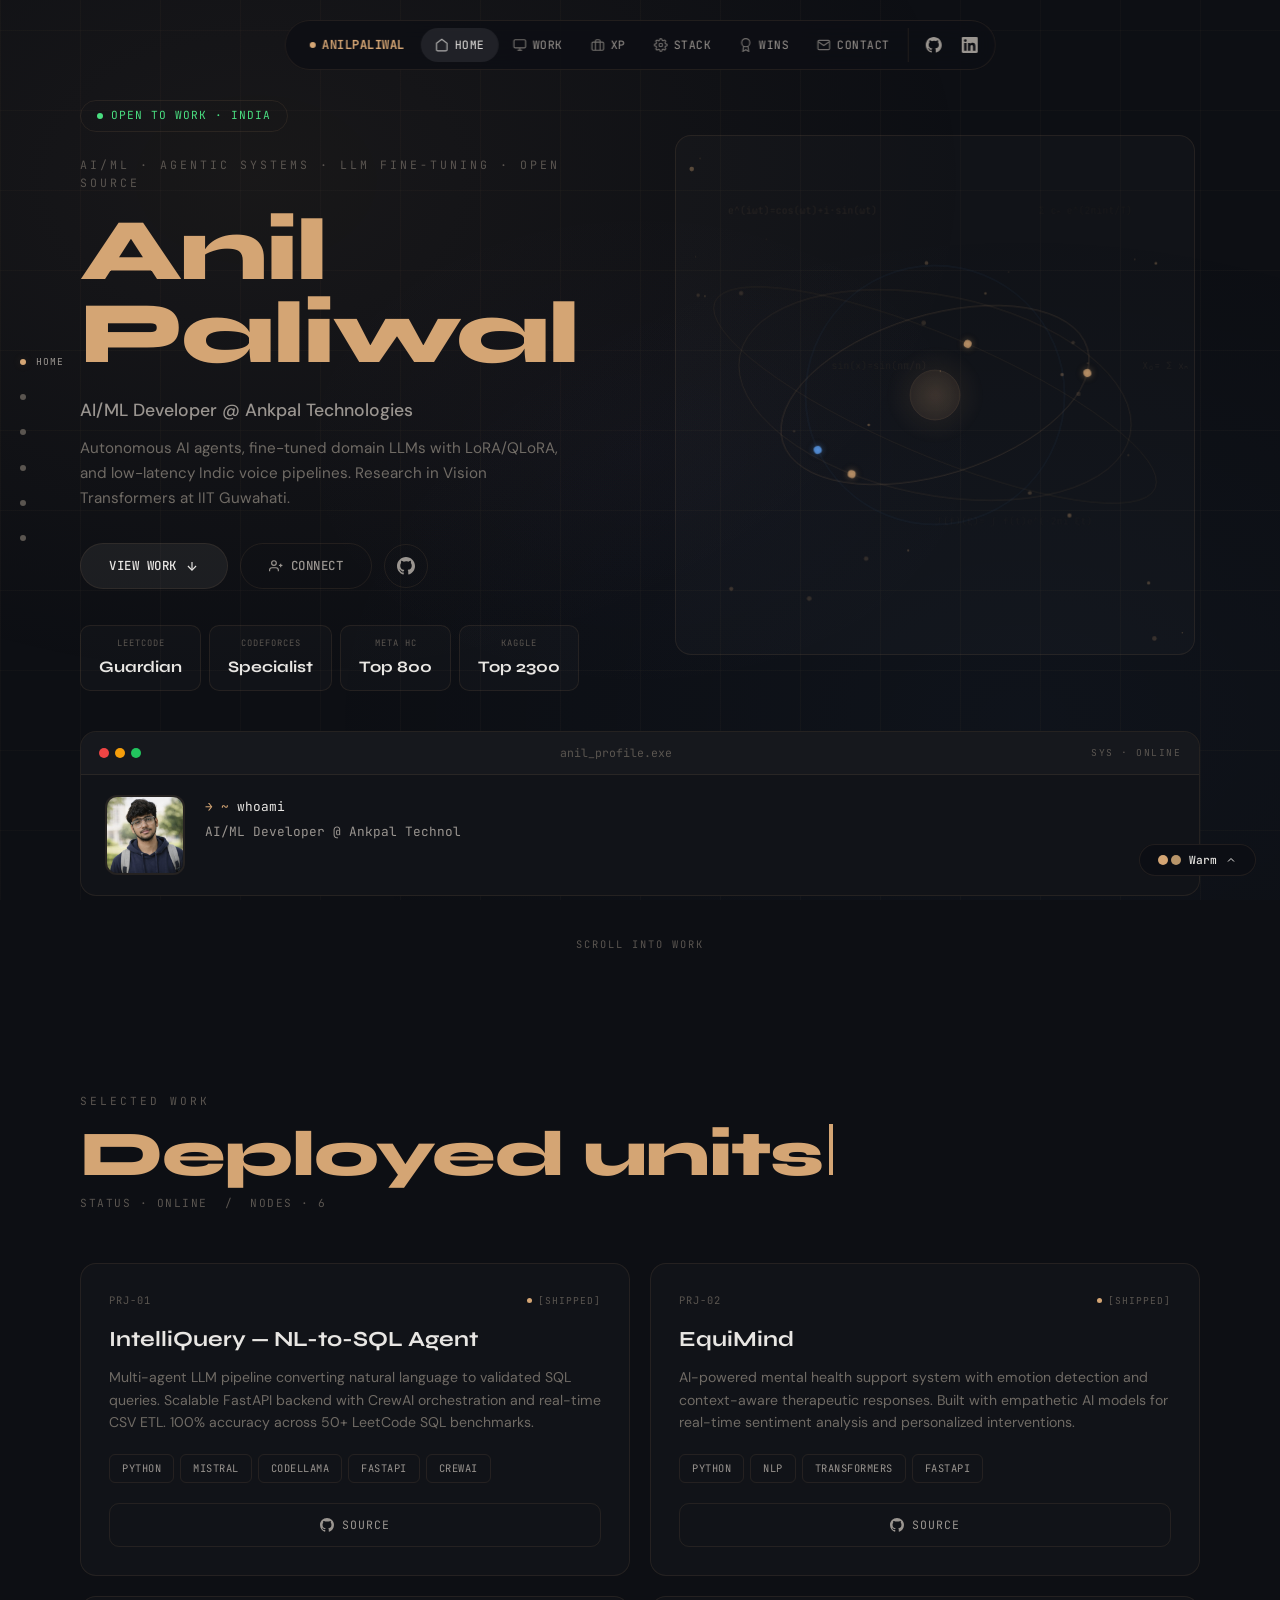
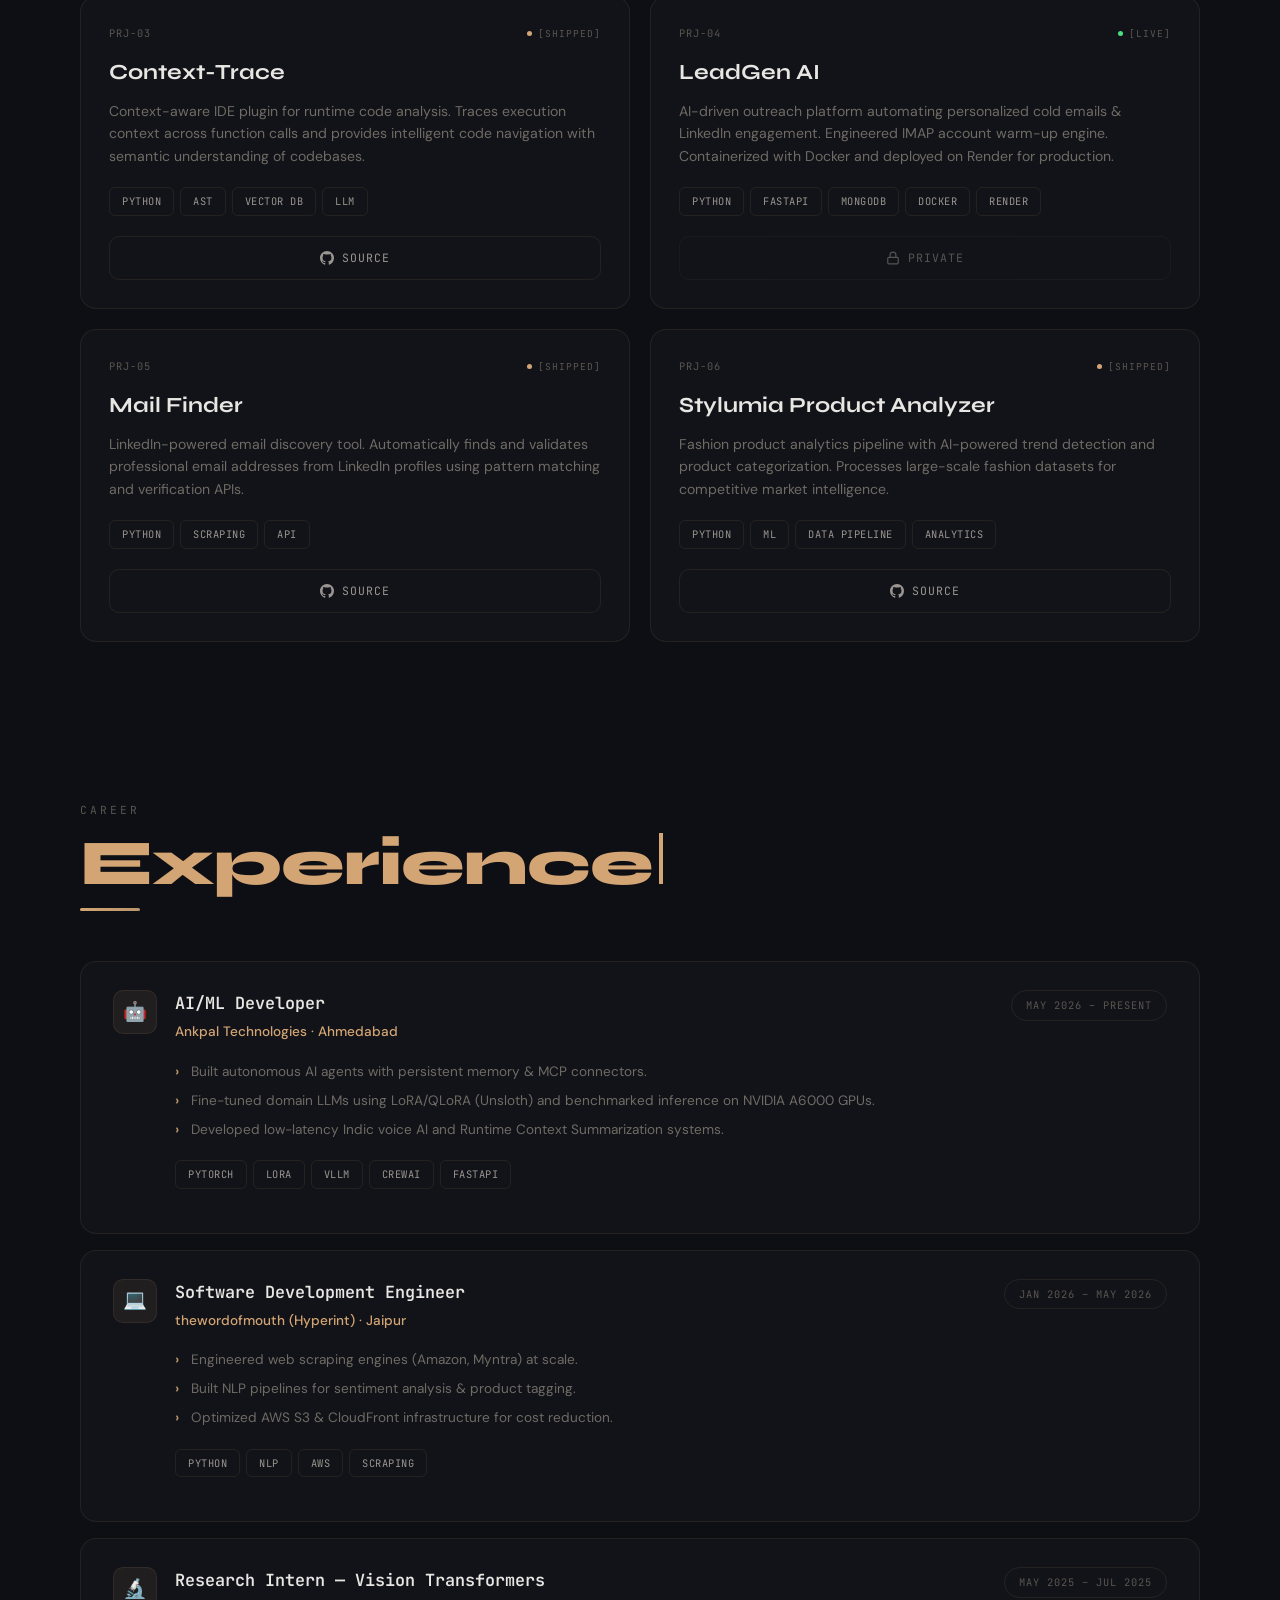
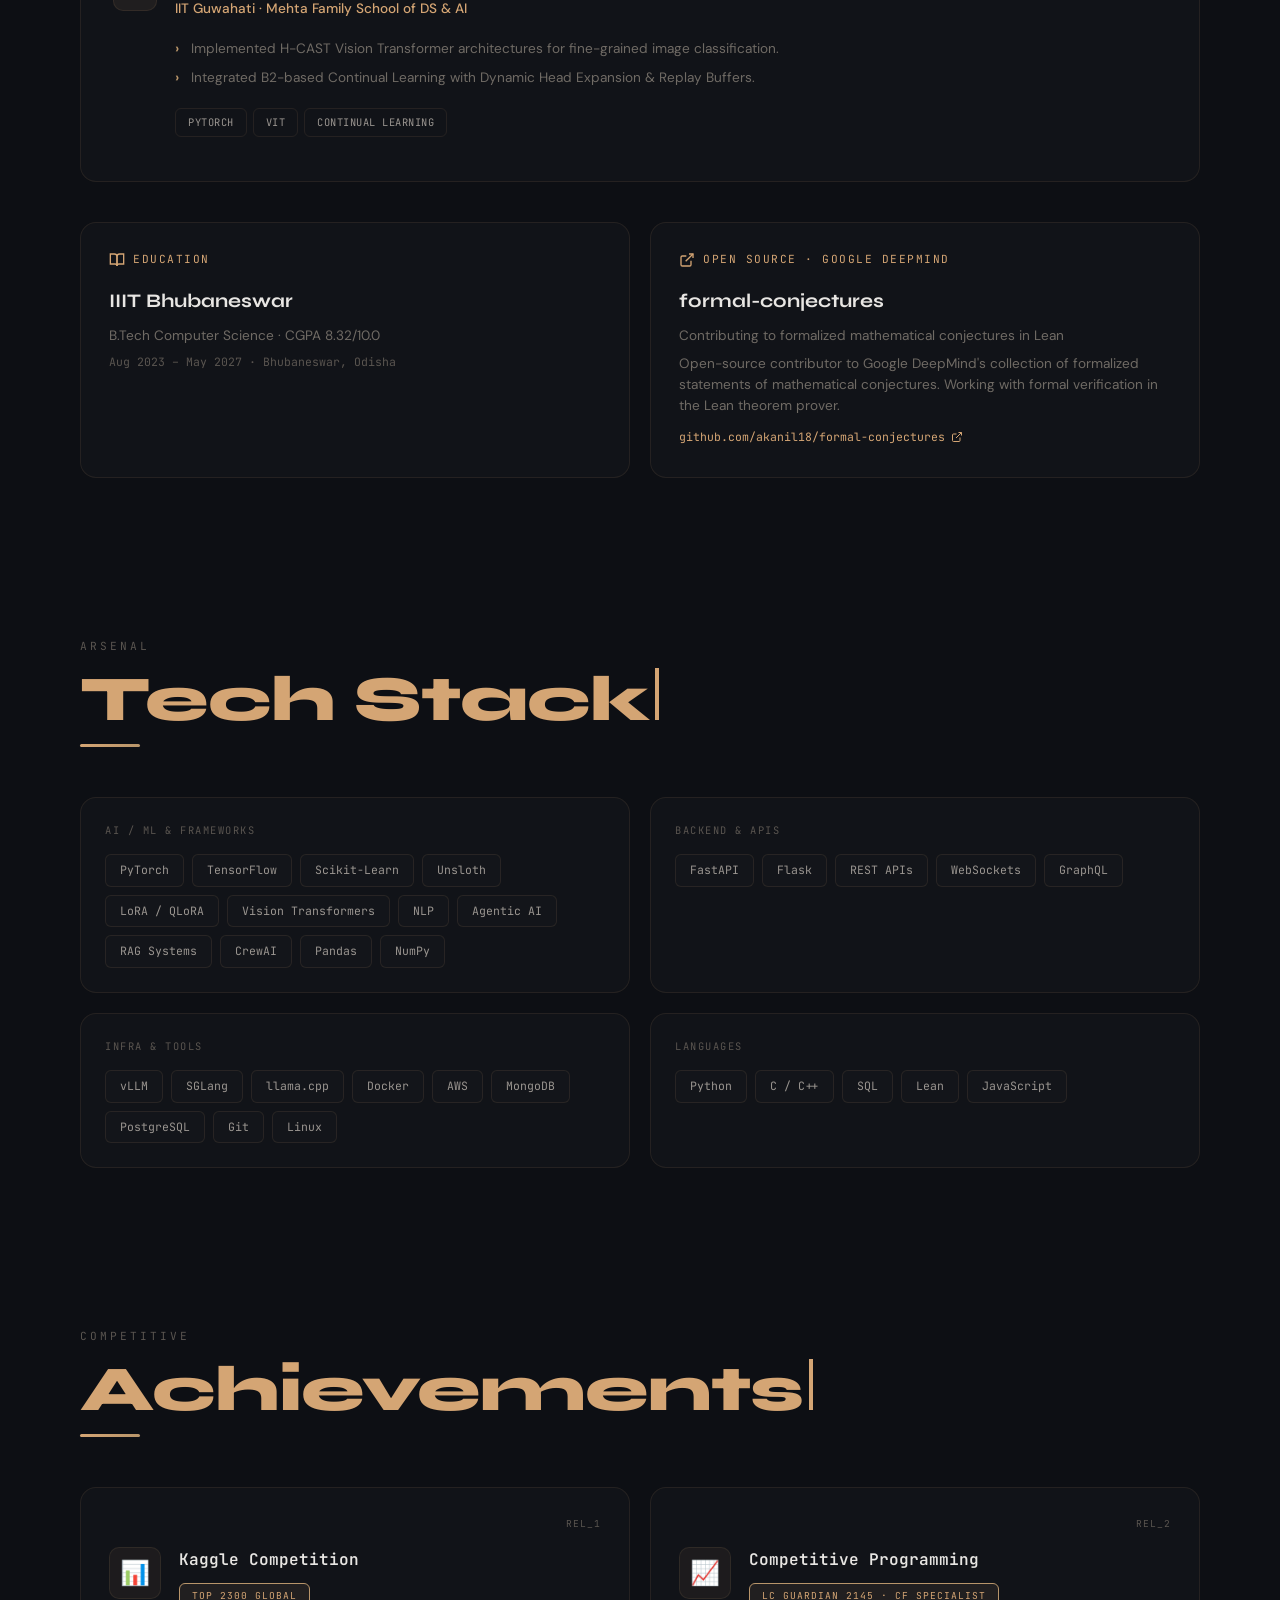
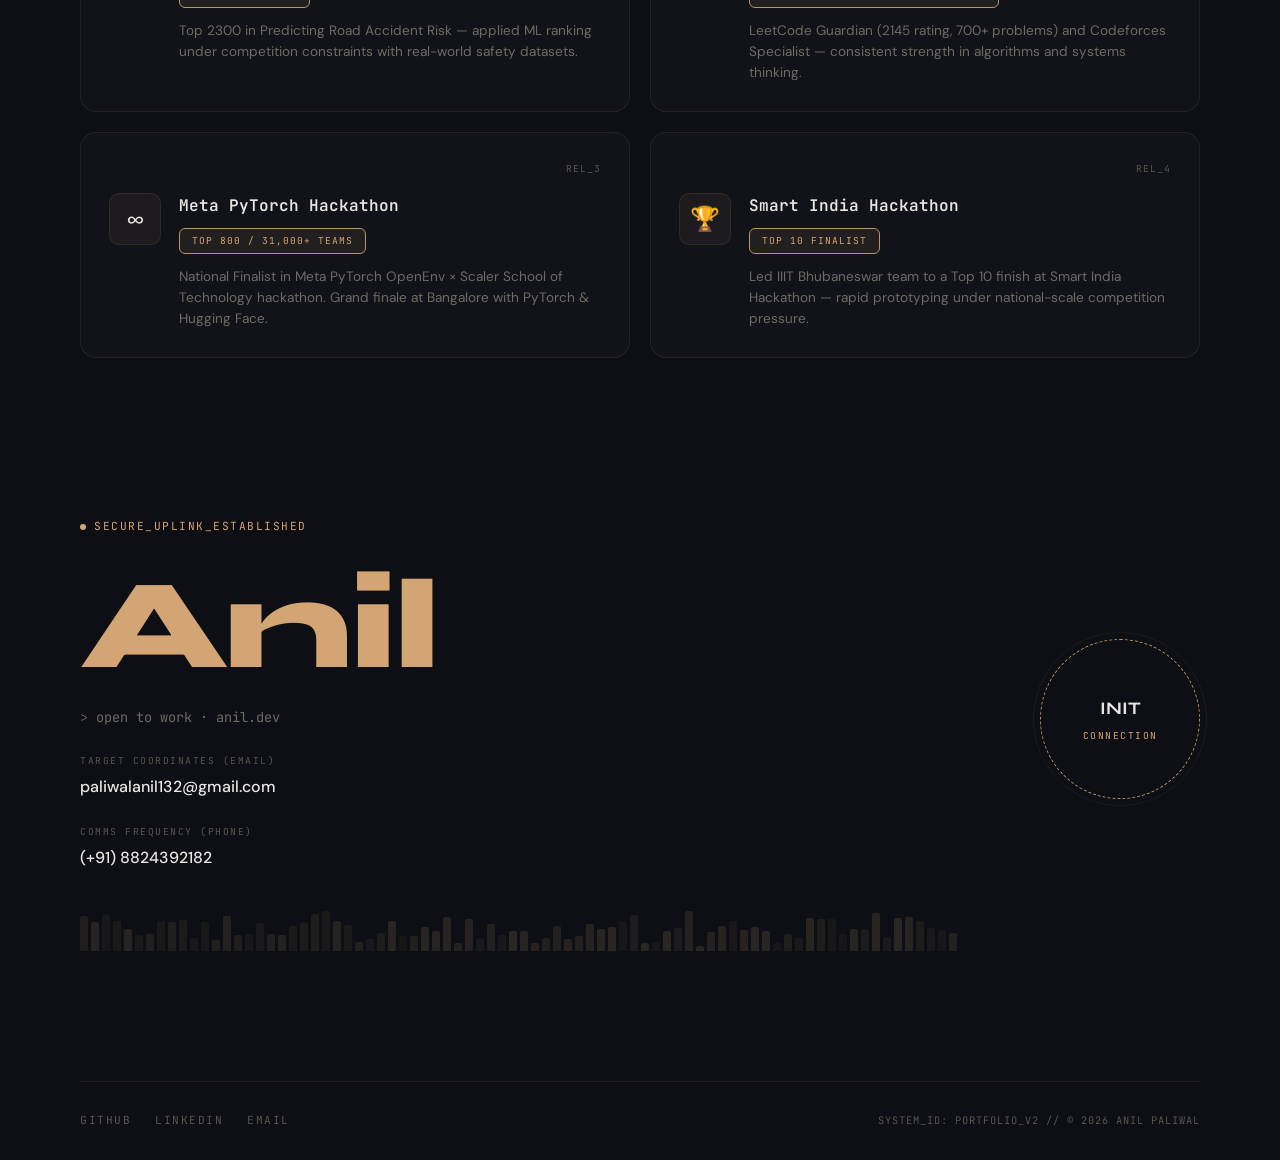
<file: index.html>
<!DOCTYPE html>
<html lang="en">

<head>
  <meta charset="UTF-8">
  <meta name="viewport" content="width=device-width, initial-scale=1.0">
  <title>Anil Paliwal | AI/ML Developer @ Ankpal · LeetCode Guardian · IIIT BBSR</title>
  <meta name="description"
    content="AI/ML Developer at Ankpal Technologies. LeetCode Guardian (2145) · Codeforces Specialist · Meta Hackathon Finalist. Building Agentic AI, LLM fine-tuning, and Vision Transformers. Open-source contributor to Google DeepMind.">
  <meta property="og:title" content="Anil Paliwal | AI/ML Developer @ Ankpal · LeetCode Guardian · IIIT BBSR">
  <meta property="og:description"
    content="Agentic AI systems · LLM fine-tuning · Vision Transformers. Ankpal · IIT Guwahati · IIIT Bhubaneswar. Open-source at Google DeepMind.">
  <link rel="stylesheet" href="css/style.css">
</head>

<body>

  <!-- ========== ANIMATED GRID BACKGROUND ========== -->
  <div class="grid-bg"></div>

  <!-- ========== FLOATING PARTICLES ========== -->
  <div class="particle"></div>
  <div class="particle"></div>
  <div class="particle"></div>
  <div class="particle"></div>
  <div class="particle"></div>
  <div class="particle"></div>

  <!-- ========== FLOATING NAVBAR ========== -->
  <nav class="navbar" id="navbar">
    <div class="nav-brand">
      <span class="dot"></span>
      <span>anil<strong>paliwal</strong></span>
    </div>
    <a href="#home" class="nav-link active" data-section="home">
      <svg viewBox="0 0 24 24" fill="none" stroke="currentColor" stroke-width="2"><path d="M3 9l9-7 9 7v11a2 2 0 0 1-2 2H5a2 2 0 0 1-2-2z"/></svg>
      Home
    </a>
    <a href="#work" class="nav-link" data-section="work">
      <svg viewBox="0 0 24 24" fill="none" stroke="currentColor" stroke-width="2"><rect x="2" y="3" width="20" height="14" rx="2"/><line x1="8" y1="21" x2="16" y2="21"/><line x1="12" y1="17" x2="12" y2="21"/></svg>
      Work
    </a>
    <a href="#experience" class="nav-link" data-section="experience">
      <svg viewBox="0 0 24 24" fill="none" stroke="currentColor" stroke-width="2"><rect x="2" y="7" width="20" height="14" rx="2"/><path d="M16 21V5a2 2 0 0 0-2-2h-4a2 2 0 0 0-2 2v16"/></svg>
      XP
    </a>
    <a href="#stack" class="nav-link" data-section="stack">
      <svg viewBox="0 0 24 24" fill="none" stroke="currentColor" stroke-width="2"><circle cx="12" cy="12" r="3"/><path d="M19.4 15a1.65 1.65 0 0 0 .33 1.82l.06.06a2 2 0 0 1-2.83 2.83l-.06-.06a1.65 1.65 0 0 0-1.82-.33 1.65 1.65 0 0 0-1 1.51V21a2 2 0 0 1-4 0v-.09A1.65 1.65 0 0 0 9 19.4a1.65 1.65 0 0 0-1.82.33l-.06.06a2 2 0 0 1-2.83-2.83l.06-.06A1.65 1.65 0 0 0 4.68 15a1.65 1.65 0 0 0-1.51-1H3a2 2 0 0 1 0-4h.09A1.65 1.65 0 0 0 4.6 9a1.65 1.65 0 0 0-.33-1.82l-.06-.06a2 2 0 0 1 2.83-2.83l.06.06A1.65 1.65 0 0 0 9 4.68a1.65 1.65 0 0 0 1-1.51V3a2 2 0 0 1 4 0v.09a1.65 1.65 0 0 0 1 1.51 1.65 1.65 0 0 0 1.82-.33l.06-.06a2 2 0 0 1 2.83 2.83l-.06.06A1.65 1.65 0 0 0 19.4 9a1.65 1.65 0 0 0 1.51 1H21a2 2 0 0 1 0 4h-.09a1.65 1.65 0 0 0-1.51 1z"/></svg>
      Stack
    </a>
    <a href="#wins" class="nav-link" data-section="wins">
      <svg viewBox="0 0 24 24" fill="none" stroke="currentColor" stroke-width="2"><circle cx="12" cy="8" r="7"/><polyline points="8.21 13.89 7 23 12 20 17 23 15.79 13.88"/></svg>
      Wins
    </a>
    <a href="#contact" class="nav-link" data-section="contact">
      <svg viewBox="0 0 24 24" fill="none" stroke="currentColor" stroke-width="2"><path d="M4 4h16c1.1 0 2 .9 2 2v12c0 1.1-.9 2-2 2H4c-1.1 0-2-.9-2-2V6c0-1.1.9-2 2-2z"/><polyline points="22,6 12,13 2,6"/></svg>
      Contact
    </a>
    <div class="nav-social">
      <a href="https://github.com/akanil18" target="_blank" aria-label="GitHub">
        <svg viewBox="0 0 24 24" fill="currentColor"><path d="M12 0c-6.626 0-12 5.373-12 12 0 5.302 3.438 9.8 8.207 11.387.599.111.793-.261.793-.577v-2.234c-3.338.726-4.033-1.416-4.033-1.416-.546-1.387-1.333-1.756-1.333-1.756-1.089-.745.083-.729.083-.729 1.205.084 1.839 1.237 1.839 1.237 1.07 1.834 2.807 1.304 3.492.997.107-.775.418-1.305.762-1.604-2.665-.305-5.467-1.334-5.467-5.931 0-1.311.469-2.381 1.236-3.221-.124-.303-.535-1.524.117-3.176 0 0 1.008-.322 3.301 1.23A11.509 11.509 0 0112 5.803c1.02.005 2.047.138 3.006.404 2.291-1.552 3.297-1.23 3.297-1.23.653 1.653.242 2.874.118 3.176.77.84 1.235 1.911 1.235 3.221 0 4.609-2.807 5.624-5.479 5.921.43.372.823 1.102.823 2.222v3.293c0 .319.192.694.801.576C20.566 21.797 24 17.3 24 12c0-6.627-5.373-12-12-12z"/></svg>
      </a>
      <a href="https://www.linkedin.com/in/anil-paliwal-339634317/" target="_blank" aria-label="LinkedIn">
        <svg viewBox="0 0 24 24" fill="currentColor"><path d="M20.447 20.452h-3.554v-5.569c0-1.328-.027-3.037-1.852-3.037-1.853 0-2.136 1.445-2.136 2.939v5.667H9.351V9h3.414v1.561h.046c.477-.9 1.637-1.85 3.37-1.85 3.601 0 4.267 2.37 4.267 5.455v6.286zM5.337 7.433a2.062 2.062 0 01-2.063-2.065 2.064 2.064 0 112.063 2.065zm1.782 13.019H3.555V9h3.564v11.452zM22.225 0H1.771C.792 0 0 .774 0 1.729v20.542C0 23.227.792 24 1.771 24h20.451C23.2 24 24 23.227 24 22.271V1.729C24 .774 23.2 0 22.222 0h.003z"/></svg>
      </a>
    </div>
  </nav>

  <!-- ========== SECTION DOT NAV (Left sidebar) ========== -->
  <div class="section-dots" id="section-dots">
    <div class="section-dot active" data-target="home">
      <span class="dot"></span>
      <span class="label">Home</span>
    </div>
    <div class="section-dot" data-target="work">
      <span class="dot"></span>
      <span class="label">Projects</span>
    </div>
    <div class="section-dot" data-target="experience">
      <span class="dot"></span>
      <span class="label">Experience</span>
    </div>
    <div class="section-dot" data-target="stack">
      <span class="dot"></span>
      <span class="label">Stack</span>
    </div>
    <div class="section-dot" data-target="wins">
      <span class="dot"></span>
      <span class="label">Achievements</span>
    </div>
    <div class="section-dot" data-target="contact">
      <span class="dot"></span>
      <span class="label">Contact</span>
    </div>
  </div>

  <!-- ========== MAIN CONTENT ========== -->
  <div class="main-content">

    <!-- ==================== HERO SECTION ==================== -->
    <section class="hero" id="home">
      <div class="hero-layout">
        <div class="hero-text">
          <div class="hero-status">
            <span class="dot"></span>
            Open to work · India
          </div>

          <div class="hero-tagline">AI/ML · Agentic Systems · LLM Fine-Tuning · Open Source</div>

          <h1 class="hero-name">Anil<br>Paliwal</h1>

          <p class="hero-role">AI/ML Developer @ Ankpal Technologies</p>

          <p class="hero-bio">
            Autonomous AI agents, fine-tuned domain LLMs with LoRA/QLoRA,
            and low-latency Indic voice pipelines. Research in Vision
            Transformers at IIT Guwahati.
          </p>

          <div class="hero-actions">
            <a href="#work" class="btn btn-primary">
              View work
              <svg viewBox="0 0 24 24" fill="none" stroke="currentColor" stroke-width="2"><line x1="12" y1="5" x2="12" y2="19"/><polyline points="19 12 12 19 5 12"/></svg>
            </a>
            <a href="#contact" class="btn btn-secondary">
              <svg viewBox="0 0 24 24" fill="none" stroke="currentColor" stroke-width="2"><path d="M16 21v-2a4 4 0 0 0-4-4H5a4 4 0 0 0-4 4v2"/><circle cx="8.5" cy="7" r="4"/><line x1="20" y1="8" x2="20" y2="14"/><line x1="23" y1="11" x2="17" y2="11"/></svg>
              Connect
            </a>
            <a href="https://github.com/akanil18" target="_blank" class="btn-icon" aria-label="GitHub Profile">
              <svg viewBox="0 0 24 24" fill="currentColor"><path d="M12 0c-6.626 0-12 5.373-12 12 0 5.302 3.438 9.8 8.207 11.387.599.111.793-.261.793-.577v-2.234c-3.338.726-4.033-1.416-4.033-1.416-.546-1.387-1.333-1.756-1.333-1.756-1.089-.745.083-.729.083-.729 1.205.084 1.839 1.237 1.839 1.237 1.07 1.834 2.807 1.304 3.492.997.107-.775.418-1.305.762-1.604-2.665-.305-5.467-1.334-5.467-5.931 0-1.311.469-2.381 1.236-3.221-.124-.303-.535-1.524.117-3.176 0 0 1.008-.322 3.301 1.23A11.509 11.509 0 0112 5.803c1.02.005 2.047.138 3.006.404 2.291-1.552 3.297-1.23 3.297-1.23.653 1.653.242 2.874.118 3.176.77.84 1.235 1.911 1.235 3.221 0 4.609-2.807 5.624-5.479 5.921.43.372.823 1.102.823 2.222v3.293c0 .319.192.694.801.576C20.566 21.797 24 17.3 24 12c0-6.627-5.373-12-12-12z"/></svg>
            </a>
          </div>

          <div class="hero-badges">
            <div class="hero-badge">
              <span class="badge-label">LeetCode</span>
              <span class="badge-value">Guardian</span>
            </div>
            <div class="hero-badge">
              <span class="badge-label">Codeforces</span>
              <span class="badge-value">Specialist</span>
            </div>
            <div class="hero-badge">
              <span class="badge-label">Meta HC</span>
              <span class="badge-value">Top 800</span>
            </div>
            <div class="hero-badge">
              <span class="badge-label">Kaggle</span>
              <span class="badge-value">Top 2300</span>
            </div>
          </div>
        </div>

        <div class="hero-visual">
          <div class="hero-orbital">
            <canvas class="orbital-canvas" id="orbital-canvas"></canvas>
          </div>
        </div>
      </div>

      <!-- Terminal Card -->
      <div class="terminal-card reveal">
        <div class="terminal-header">
          <div class="terminal-dots">
            <div class="terminal-dot red"></div>
            <div class="terminal-dot yellow"></div>
            <div class="terminal-dot green"></div>
          </div>
          <span class="terminal-title">anil_profile.exe</span>
          <span class="terminal-status">SYS · ONLINE</span>
        </div>
        <div class="terminal-body">
          <img src="images/profile.jpg" alt="Anil Paliwal" class="terminal-avatar">
          <div class="terminal-info">
            <div class="terminal-output" id="terminal-output">
              <!-- Typed dynamically by JS -->
            </div>
          </div>
        </div>
      </div>

      <div class="scroll-hint">Scroll into work</div>
    </section>

    <!-- ==================== PROJECTS SECTION ==================== -->
    <section class="section" id="work">
      <div class="section-header reveal">
        <div class="section-label">Selected Work</div>
        <div class="section-title">Deployed units<span class="section-title-cursor"></span></div>
        <div class="section-meta">Status · Online &nbsp;/&nbsp; Nodes · 6</div>
      </div>

      <div class="projects-grid">

        <!-- PRJ-01: IntelliQuery -->
        <div class="project-card reveal">
          <div class="project-card-header">
            <span class="project-id">PRJ-01</span>
            <span class="project-status shipped"><span class="dot"></span> [SHIPPED]</span>
          </div>
          <h3 class="project-title">IntelliQuery — NL-to-SQL Agent</h3>
          <p class="project-desc">
            Multi-agent LLM pipeline converting natural language to validated SQL queries.
            Scalable FastAPI backend with CrewAI orchestration and real-time CSV ETL.
            100% accuracy across 50+ LeetCode SQL benchmarks.
          </p>
          <div class="project-tech">
            <span class="tech-tag">Python</span>
            <span class="tech-tag">Mistral</span>
            <span class="tech-tag">CodeLlama</span>
            <span class="tech-tag">FastAPI</span>
            <span class="tech-tag">CrewAI</span>
          </div>
          <a href="https://github.com/akanil18/Agentic_Database" target="_blank" class="project-link">
            <svg viewBox="0 0 24 24" fill="currentColor"><path d="M12 0c-6.626 0-12 5.373-12 12 0 5.302 3.438 9.8 8.207 11.387.599.111.793-.261.793-.577v-2.234c-3.338.726-4.033-1.416-4.033-1.416-.546-1.387-1.333-1.756-1.333-1.756-1.089-.745.083-.729.083-.729 1.205.084 1.839 1.237 1.839 1.237 1.07 1.834 2.807 1.304 3.492.997.107-.775.418-1.305.762-1.604-2.665-.305-5.467-1.334-5.467-5.931 0-1.311.469-2.381 1.236-3.221-.124-.303-.535-1.524.117-3.176 0 0 1.008-.322 3.301 1.23A11.509 11.509 0 0112 5.803c1.02.005 2.047.138 3.006.404 2.291-1.552 3.297-1.23 3.297-1.23.653 1.653.242 2.874.118 3.176.77.84 1.235 1.911 1.235 3.221 0 4.609-2.807 5.624-5.479 5.921.43.372.823 1.102.823 2.222v3.293c0 .319.192.694.801.576C20.566 21.797 24 17.3 24 12c0-6.627-5.373-12-12-12z"/></svg>
            Source
          </a>
        </div>

        <!-- PRJ-02: EquiMind -->
        <div class="project-card reveal">
          <div class="project-card-header">
            <span class="project-id">PRJ-02</span>
            <span class="project-status shipped"><span class="dot"></span> [SHIPPED]</span>
          </div>
          <h3 class="project-title">EquiMind</h3>
          <p class="project-desc">
            AI-powered mental health support system with emotion detection and 
            context-aware therapeutic responses. Built with empathetic AI models
            for real-time sentiment analysis and personalized interventions.
          </p>
          <div class="project-tech">
            <span class="tech-tag">Python</span>
            <span class="tech-tag">NLP</span>
            <span class="tech-tag">Transformers</span>
            <span class="tech-tag">FastAPI</span>
          </div>
          <a href="https://github.com/akanil18/EquiMind" target="_blank" class="project-link">
            <svg viewBox="0 0 24 24" fill="currentColor"><path d="M12 0c-6.626 0-12 5.373-12 12 0 5.302 3.438 9.8 8.207 11.387.599.111.793-.261.793-.577v-2.234c-3.338.726-4.033-1.416-4.033-1.416-.546-1.387-1.333-1.756-1.333-1.756-1.089-.745.083-.729.083-.729 1.205.084 1.839 1.237 1.839 1.237 1.07 1.834 2.807 1.304 3.492.997.107-.775.418-1.305.762-1.604-2.665-.305-5.467-1.334-5.467-5.931 0-1.311.469-2.381 1.236-3.221-.124-.303-.535-1.524.117-3.176 0 0 1.008-.322 3.301 1.23A11.509 11.509 0 0112 5.803c1.02.005 2.047.138 3.006.404 2.291-1.552 3.297-1.23 3.297-1.23.653 1.653.242 2.874.118 3.176.77.84 1.235 1.911 1.235 3.221 0 4.609-2.807 5.624-5.479 5.921.43.372.823 1.102.823 2.222v3.293c0 .319.192.694.801.576C20.566 21.797 24 17.3 24 12c0-6.627-5.373-12-12-12z"/></svg>
            Source
          </a>
        </div>

        <!-- PRJ-03: Context-Trace -->
        <div class="project-card reveal">
          <div class="project-card-header">
            <span class="project-id">PRJ-03</span>
            <span class="project-status shipped"><span class="dot"></span> [SHIPPED]</span>
          </div>
          <h3 class="project-title">Context-Trace</h3>
          <p class="project-desc">
            Context-aware IDE plugin for runtime code analysis. Traces execution 
            context across function calls and provides intelligent code navigation
            with semantic understanding of codebases.
          </p>
          <div class="project-tech">
            <span class="tech-tag">Python</span>
            <span class="tech-tag">AST</span>
            <span class="tech-tag">Vector DB</span>
            <span class="tech-tag">LLM</span>
          </div>
          <a href="https://github.com/akanil18/Context-Trace" target="_blank" class="project-link">
            <svg viewBox="0 0 24 24" fill="currentColor"><path d="M12 0c-6.626 0-12 5.373-12 12 0 5.302 3.438 9.8 8.207 11.387.599.111.793-.261.793-.577v-2.234c-3.338.726-4.033-1.416-4.033-1.416-.546-1.387-1.333-1.756-1.333-1.756-1.089-.745.083-.729.083-.729 1.205.084 1.839 1.237 1.839 1.237 1.07 1.834 2.807 1.304 3.492.997.107-.775.418-1.305.762-1.604-2.665-.305-5.467-1.334-5.467-5.931 0-1.311.469-2.381 1.236-3.221-.124-.303-.535-1.524.117-3.176 0 0 1.008-.322 3.301 1.23A11.509 11.509 0 0112 5.803c1.02.005 2.047.138 3.006.404 2.291-1.552 3.297-1.23 3.297-1.23.653 1.653.242 2.874.118 3.176.77.84 1.235 1.911 1.235 3.221 0 4.609-2.807 5.624-5.479 5.921.43.372.823 1.102.823 2.222v3.293c0 .319.192.694.801.576C20.566 21.797 24 17.3 24 12c0-6.627-5.373-12-12-12z"/></svg>
            Source
          </a>
        </div>

        <!-- PRJ-04: LeadGen AI -->
        <div class="project-card reveal">
          <div class="project-card-header">
            <span class="project-id">PRJ-04</span>
            <span class="project-status"><span class="dot"></span> [LIVE]</span>
          </div>
          <h3 class="project-title">LeadGen AI</h3>
          <p class="project-desc">
            AI-driven outreach platform automating personalized cold emails
            & LinkedIn engagement. Engineered IMAP account warm-up engine.
            Containerized with Docker and deployed on Render for production.
          </p>
          <div class="project-tech">
            <span class="tech-tag">Python</span>
            <span class="tech-tag">FastAPI</span>
            <span class="tech-tag">MongoDB</span>
            <span class="tech-tag">Docker</span>
            <span class="tech-tag">Render</span>
          </div>
          <div class="project-link" style="cursor: default; opacity: 0.5;">
            <svg viewBox="0 0 24 24" fill="none" stroke="currentColor" stroke-width="2"><rect x="3" y="11" width="18" height="11" rx="2" ry="2"/><path d="M7 11V7a5 5 0 0 1 10 0v4"/></svg>
            Private
          </div>
        </div>

        <!-- PRJ-05: Mail Finder -->
        <div class="project-card reveal">
          <div class="project-card-header">
            <span class="project-id">PRJ-05</span>
            <span class="project-status shipped"><span class="dot"></span> [SHIPPED]</span>
          </div>
          <h3 class="project-title">Mail Finder</h3>
          <p class="project-desc">
            LinkedIn-powered email discovery tool. Automatically finds and
            validates professional email addresses from LinkedIn profiles
            using pattern matching and verification APIs.
          </p>
          <div class="project-tech">
            <span class="tech-tag">Python</span>
            <span class="tech-tag">Scraping</span>
            <span class="tech-tag">API</span>
          </div>
          <a href="https://github.com/akanil18/mail-finder" target="_blank" class="project-link">
            <svg viewBox="0 0 24 24" fill="currentColor"><path d="M12 0c-6.626 0-12 5.373-12 12 0 5.302 3.438 9.8 8.207 11.387.599.111.793-.261.793-.577v-2.234c-3.338.726-4.033-1.416-4.033-1.416-.546-1.387-1.333-1.756-1.333-1.756-1.089-.745.083-.729.083-.729 1.205.084 1.839 1.237 1.839 1.237 1.07 1.834 2.807 1.304 3.492.997.107-.775.418-1.305.762-1.604-2.665-.305-5.467-1.334-5.467-5.931 0-1.311.469-2.381 1.236-3.221-.124-.303-.535-1.524.117-3.176 0 0 1.008-.322 3.301 1.23A11.509 11.509 0 0112 5.803c1.02.005 2.047.138 3.006.404 2.291-1.552 3.297-1.23 3.297-1.23.653 1.653.242 2.874.118 3.176.77.84 1.235 1.911 1.235 3.221 0 4.609-2.807 5.624-5.479 5.921.43.372.823 1.102.823 2.222v3.293c0 .319.192.694.801.576C20.566 21.797 24 17.3 24 12c0-6.627-5.373-12-12-12z"/></svg>
            Source
          </a>
        </div>

        <!-- PRJ-06: Stylumia Product Analyzer -->
        <div class="project-card reveal">
          <div class="project-card-header">
            <span class="project-id">PRJ-06</span>
            <span class="project-status shipped"><span class="dot"></span> [SHIPPED]</span>
          </div>
          <h3 class="project-title">Stylumia Product Analyzer</h3>
          <p class="project-desc">
            Fashion product analytics pipeline with AI-powered trend detection
            and product categorization. Processes large-scale fashion datasets
            for competitive market intelligence.
          </p>
          <div class="project-tech">
            <span class="tech-tag">Python</span>
            <span class="tech-tag">ML</span>
            <span class="tech-tag">Data Pipeline</span>
            <span class="tech-tag">Analytics</span>
          </div>
          <a href="https://github.com/akanil18/Stylumia-Product-Analyzer" target="_blank" class="project-link">
            <svg viewBox="0 0 24 24" fill="currentColor"><path d="M12 0c-6.626 0-12 5.373-12 12 0 5.302 3.438 9.8 8.207 11.387.599.111.793-.261.793-.577v-2.234c-3.338.726-4.033-1.416-4.033-1.416-.546-1.387-1.333-1.756-1.333-1.756-1.089-.745.083-.729.083-.729 1.205.084 1.839 1.237 1.839 1.237 1.07 1.834 2.807 1.304 3.492.997.107-.775.418-1.305.762-1.604-2.665-.305-5.467-1.334-5.467-5.931 0-1.311.469-2.381 1.236-3.221-.124-.303-.535-1.524.117-3.176 0 0 1.008-.322 3.301 1.23A11.509 11.509 0 0112 5.803c1.02.005 2.047.138 3.006.404 2.291-1.552 3.297-1.23 3.297-1.23.653 1.653.242 2.874.118 3.176.77.84 1.235 1.911 1.235 3.221 0 4.609-2.807 5.624-5.479 5.921.43.372.823 1.102.823 2.222v3.293c0 .319.192.694.801.576C20.566 21.797 24 17.3 24 12c0-6.627-5.373-12-12-12z"/></svg>
            Source
          </a>
        </div>

      </div>
    </section>

    <!-- ==================== EXPERIENCE SECTION ==================== -->
    <section class="section" id="experience">
      <div class="section-header reveal">
        <div class="section-label">Career</div>
        <div class="section-title">Experience<span class="section-title-cursor"></span></div>
        <div class="section-underline"></div>
      </div>

      <div class="experience-list">

        <!-- Ankpal Technologies -->
        <div class="exp-card reveal">
          <div class="exp-card-top">
            <div class="exp-icon">🤖</div>
            <div class="exp-main">
              <div class="exp-title-row">
                <div>
                  <div class="exp-title">AI/ML Developer</div>
                  <div class="exp-company">Ankpal Technologies · Ahmedabad</div>
                </div>
                <span class="exp-date">May 2026 – Present</span>
              </div>
              <ul class="exp-bullets">
                <li>Built autonomous AI agents with persistent memory & MCP connectors.</li>
                <li>Fine-tuned domain LLMs using LoRA/QLoRA (Unsloth) and benchmarked inference on NVIDIA A6000 GPUs.</li>
                <li>Developed low-latency Indic voice AI and Runtime Context Summarization systems.</li>
              </ul>
              <div class="exp-tech">
                <span class="tech-tag">PyTorch</span>
                <span class="tech-tag">LoRA</span>
                <span class="tech-tag">vLLM</span>
                <span class="tech-tag">CrewAI</span>
                <span class="tech-tag">FastAPI</span>
              </div>
            </div>
          </div>
        </div>

        <!-- Hyperint -->
        <div class="exp-card reveal">
          <div class="exp-card-top">
            <div class="exp-icon">💻</div>
            <div class="exp-main">
              <div class="exp-title-row">
                <div>
                  <div class="exp-title">Software Development Engineer</div>
                  <div class="exp-company">thewordofmouth (Hyperint) · Jaipur</div>
                </div>
                <span class="exp-date">Jan 2026 – May 2026</span>
              </div>
              <ul class="exp-bullets">
                <li>Engineered web scraping engines (Amazon, Myntra) at scale.</li>
                <li>Built NLP pipelines for sentiment analysis & product tagging.</li>
                <li>Optimized AWS S3 & CloudFront infrastructure for cost reduction.</li>
              </ul>
              <div class="exp-tech">
                <span class="tech-tag">Python</span>
                <span class="tech-tag">NLP</span>
                <span class="tech-tag">AWS</span>
                <span class="tech-tag">Scraping</span>
              </div>
            </div>
          </div>
        </div>

        <!-- IIT Guwahati -->
        <div class="exp-card reveal">
          <div class="exp-card-top">
            <div class="exp-icon">🔬</div>
            <div class="exp-main">
              <div class="exp-title-row">
                <div>
                  <div class="exp-title">Research Intern — Vision Transformers</div>
                  <div class="exp-company">IIT Guwahati · Mehta Family School of DS & AI</div>
                </div>
                <span class="exp-date">May 2025 – Jul 2025</span>
              </div>
              <ul class="exp-bullets">
                <li>Implemented H-CAST Vision Transformer architectures for fine-grained image classification.</li>
                <li>Integrated B2-based Continual Learning with Dynamic Head Expansion & Replay Buffers.</li>
              </ul>
              <div class="exp-tech">
                <span class="tech-tag">PyTorch</span>
                <span class="tech-tag">ViT</span>
                <span class="tech-tag">Continual Learning</span>
              </div>
            </div>
          </div>
        </div>

      </div>

      <!-- Education & Open Source side by side -->
      <div class="dual-grid">
        <!-- Education -->
        <div class="info-card reveal">
          <div class="info-card-label">
            <svg viewBox="0 0 24 24" fill="none" stroke="currentColor" stroke-width="2"><path d="M2 3h6a4 4 0 0 1 4 4v14a3 3 0 0 0-3-3H2z"/><path d="M22 3h-6a4 4 0 0 0-4 4v14a3 3 0 0 1 3-3h7z"/></svg>
            Education
          </div>
          <h3 class="info-card-title">IIIT Bhubaneswar</h3>
          <p class="info-card-subtitle">B.Tech Computer Science · CGPA 8.32/10.0</p>
          <p class="info-card-meta">Aug 2023 – May 2027 · Bhubaneswar, Odisha</p>
        </div>

        <!-- Open Source -->
        <div class="info-card reveal">
          <div class="info-card-label">
            <svg viewBox="0 0 24 24" fill="none" stroke="currentColor" stroke-width="2"><path d="M18 13v6a2 2 0 0 1-2 2H5a2 2 0 0 1-2-2V8a2 2 0 0 1 2-2h6"/><polyline points="15 3 21 3 21 9"/><line x1="10" y1="14" x2="21" y2="3"/></svg>
            Open Source · Google DeepMind
          </div>
          <h3 class="info-card-title">formal-conjectures</h3>
          <p class="info-card-subtitle">Contributing to formalized mathematical conjectures in Lean</p>
          <p class="info-card-desc">
            Open-source contributor to Google DeepMind's collection of formalized statements of mathematical conjectures. Working with formal verification in the Lean theorem prover.
          </p>
          <a href="https://github.com/akanil18/formal-conjectures" target="_blank" class="info-card-link">
            github.com/akanil18/formal-conjectures
            <svg viewBox="0 0 24 24" fill="none" stroke="currentColor" stroke-width="2"><path d="M18 13v6a2 2 0 0 1-2 2H5a2 2 0 0 1-2-2V8a2 2 0 0 1 2-2h6"/><polyline points="15 3 21 3 21 9"/><line x1="10" y1="14" x2="21" y2="3"/></svg>
          </a>
        </div>
      </div>
    </section>

    <!-- ==================== TECH STACK SECTION ==================== -->
    <section class="section" id="stack">
      <div class="section-header reveal">
        <div class="section-label">Arsenal</div>
        <div class="section-title">Tech Stack<span class="section-title-cursor"></span></div>
        <div class="section-underline"></div>
      </div>

      <div class="stack-grid">
        <div class="stack-category reveal">
          <div class="stack-category-label">AI / ML & Frameworks</div>
          <div class="stack-pills">
            <span class="stack-pill">PyTorch</span>
            <span class="stack-pill">TensorFlow</span>
            <span class="stack-pill">Scikit-Learn</span>
            <span class="stack-pill">Unsloth</span>
            <span class="stack-pill">LoRA / QLoRA</span>
            <span class="stack-pill">Vision Transformers</span>
            <span class="stack-pill">NLP</span>
            <span class="stack-pill">Agentic AI</span>
            <span class="stack-pill">RAG Systems</span>
            <span class="stack-pill">CrewAI</span>
            <span class="stack-pill">Pandas</span>
            <span class="stack-pill">NumPy</span>
          </div>
        </div>

        <div class="stack-category reveal">
          <div class="stack-category-label">Backend & APIs</div>
          <div class="stack-pills">
            <span class="stack-pill">FastAPI</span>
            <span class="stack-pill">Flask</span>
            <span class="stack-pill">REST APIs</span>
            <span class="stack-pill">WebSockets</span>
            <span class="stack-pill">GraphQL</span>
          </div>
        </div>

        <div class="stack-category reveal">
          <div class="stack-category-label">Infra & Tools</div>
          <div class="stack-pills">
            <span class="stack-pill">vLLM</span>
            <span class="stack-pill">SGLang</span>
            <span class="stack-pill">llama.cpp</span>
            <span class="stack-pill">Docker</span>
            <span class="stack-pill">AWS</span>
            <span class="stack-pill">MongoDB</span>
            <span class="stack-pill">PostgreSQL</span>
            <span class="stack-pill">Git</span>
            <span class="stack-pill">Linux</span>
          </div>
        </div>

        <div class="stack-category reveal">
          <div class="stack-category-label">Languages</div>
          <div class="stack-pills">
            <span class="stack-pill">Python</span>
            <span class="stack-pill">C / C++</span>
            <span class="stack-pill">SQL</span>
            <span class="stack-pill">Lean</span>
            <span class="stack-pill">JavaScript</span>
          </div>
        </div>
      </div>
    </section>

    <!-- ==================== ACHIEVEMENTS SECTION ==================== -->
    <section class="section" id="wins">
      <div class="section-header reveal">
        <div class="section-label">Competitive</div>
        <div class="section-title">Achievements<span class="section-title-cursor"></span></div>
        <div class="section-underline"></div>
      </div>

      <div class="achievements-grid">

        <!-- Kaggle -->
        <div class="achievement-card reveal">
          <div class="achievement-card-header">
            <span class="achievement-rel">REL_1</span>
          </div>
          <div class="achievement-body">
            <div class="achievement-icon">📊</div>
            <div class="achievement-content">
              <h3 class="achievement-title">Kaggle Competition</h3>
              <div class="achievement-badge">Top 2300 Global</div>
              <p class="achievement-desc">
                Top 2300 in Predicting Road Accident Risk — applied ML ranking under 
                competition constraints with real-world safety datasets.
              </p>
            </div>
          </div>
        </div>

        <!-- Competitive Programming -->
        <div class="achievement-card reveal">
          <div class="achievement-card-header">
            <span class="achievement-rel">REL_2</span>
          </div>
          <div class="achievement-body">
            <div class="achievement-icon">📈</div>
            <div class="achievement-content">
              <h3 class="achievement-title">Competitive Programming</h3>
              <div class="achievement-badge">LC Guardian 2145 · CF Specialist</div>
              <p class="achievement-desc">
                LeetCode Guardian (2145 rating, 700+ problems) and Codeforces
                Specialist — consistent strength in algorithms and systems thinking.
              </p>
            </div>
          </div>
        </div>

        <!-- Meta Hackathon -->
        <div class="achievement-card reveal">
          <div class="achievement-card-header">
            <span class="achievement-rel">REL_3</span>
          </div>
          <div class="achievement-body">
            <div class="achievement-icon">∞</div>
            <div class="achievement-content">
              <h3 class="achievement-title">Meta PyTorch Hackathon</h3>
              <div class="achievement-badge">Top 800 / 31,000+ Teams</div>
              <p class="achievement-desc">
                National Finalist in Meta PyTorch OpenEnv × Scaler School of Technology 
                hackathon. Grand finale at Bangalore with PyTorch & Hugging Face.
              </p>
            </div>
          </div>
        </div>

        <!-- Smart India Hackathon -->
        <div class="achievement-card reveal">
          <div class="achievement-card-header">
            <span class="achievement-rel">REL_4</span>
          </div>
          <div class="achievement-body">
            <div class="achievement-icon">🏆</div>
            <div class="achievement-content">
              <h3 class="achievement-title">Smart India Hackathon</h3>
              <div class="achievement-badge">Top 10 Finalist</div>
              <p class="achievement-desc">
                Led IIIT Bhubaneswar team to a Top 10 finish at Smart India
                Hackathon — rapid prototyping under national-scale competition pressure.
              </p>
            </div>
          </div>
        </div>

      </div>
    </section>

    <!-- ==================== CONTACT SECTION ==================== -->
    <section class="contact-section" id="contact">
      <div class="contact-status">
        <span class="dot"></span>
        Secure_Uplink_Established
      </div>

      <div class="contact-layout">
        <div class="contact-left">
          <div class="contact-name reveal">Anil</div>
          <p class="contact-line">
            <span class="prompt">&gt;</span> open to work · anil.dev
          </p>

          <div class="contact-info-label">Target Coordinates (Email)</div>
          <div class="contact-info-value">
            <a href="mailto:paliwalanil132@gmail.com">paliwalanil132@gmail.com</a>
          </div>

          <div class="contact-info-label">Comms Frequency (Phone)</div>
          <div class="contact-info-value">
            <a href="tel:+918824392182">(+91) 8824392182</a>
          </div>
        </div>

        <a href="https://www.linkedin.com/in/anil-paliwal-339634317/" target="_blank" class="init-connection">
          <span class="init-text">INIT</span>
          <span class="init-sub">Connection</span>
        </a>
      </div>

      <!-- Decorative bar graph -->
      <div class="bar-graph" id="bar-graph"></div>
    </section>

    <!-- ==================== FOOTER ==================== -->
    <footer class="footer">
      <div class="footer-links">
        <a href="https://github.com/akanil18" target="_blank" class="footer-link">GitHub</a>
        <a href="https://www.linkedin.com/in/anil-paliwal-339634317/" target="_blank" class="footer-link">LinkedIn</a>
        <a href="mailto:paliwalanil132@gmail.com" class="footer-link">Email</a>
      </div>
      <div class="footer-copy">System_ID: Portfolio_V2 // © 2026 Anil Paliwal</div>
    </footer>

  </div>

  <!-- ========== THEME SWITCHER ========== -->
  <div class="theme-switcher" id="theme-switcher">
    <div class="theme-panel">
      <div class="theme-panel-title">Theme</div>
      <div class="theme-panel-subtitle">Pick a palette · saved on this device</div>

      <div class="theme-option active" data-theme-value="warm">
        <div class="theme-option-dots">
          <div class="theme-option-dot" style="background: #0d0f14;"></div>
          <div class="theme-option-dot" style="background: #d4a574;"></div>
        </div>
        <div class="theme-option-info">
          <div class="theme-option-name">Warm</div>
          <div class="theme-option-desc">Copper · bronze</div>
        </div>
      </div>

      <div class="theme-option" data-theme-value="signal">
        <div class="theme-option-dots">
          <div class="theme-option-dot" style="background: #0a0f14;"></div>
          <div class="theme-option-dot" style="background: #64ffda;"></div>
        </div>
        <div class="theme-option-info">
          <div class="theme-option-name">Signal</div>
          <div class="theme-option-desc">Current cyber</div>
        </div>
      </div>

      <div class="theme-option" data-theme-value="paper">
        <div class="theme-option-dots">
          <div class="theme-option-dot" style="background: #f5f0e8;"></div>
          <div class="theme-option-dot" style="background: #8b6914;"></div>
        </div>
        <div class="theme-option-info">
          <div class="theme-option-name">Paper</div>
          <div class="theme-option-desc">Cream · ink</div>
        </div>
      </div>

      <div class="theme-option" data-theme-value="forest">
        <div class="theme-option-dots">
          <div class="theme-option-dot" style="background: #141a16;"></div>
          <div class="theme-option-dot" style="background: #90c8a0;"></div>
        </div>
        <div class="theme-option-info">
          <div class="theme-option-name">Forest</div>
          <div class="theme-option-desc">Charcoal · sage</div>
        </div>
      </div>

      <div class="theme-option" data-theme-value="rose">
        <div class="theme-option-dots">
          <div class="theme-option-dot" style="background: #14101a;"></div>
          <div class="theme-option-dot" style="background: #ff96b4;"></div>
        </div>
        <div class="theme-option-info">
          <div class="theme-option-name">Rose</div>
          <div class="theme-option-desc">Noir · blush</div>
        </div>
      </div>

      <div class="theme-option" data-theme-value="amber">
        <div class="theme-option-dots">
          <div class="theme-option-dot" style="background: #151008;"></div>
          <div class="theme-option-dot" style="background: #fbbf24;"></div>
        </div>
        <div class="theme-option-info">
          <div class="theme-option-name">Amber</div>
          <div class="theme-option-desc">Espresso · honey</div>
        </div>
      </div>

      <div class="theme-option" data-theme-value="violet">
        <div class="theme-option-dots">
          <div class="theme-option-dot" style="background: #110f18;"></div>
          <div class="theme-option-dot" style="background: #a78bfa;"></div>
        </div>
        <div class="theme-option-info">
          <div class="theme-option-name">Violet</div>
          <div class="theme-option-desc">Plum · lilac</div>
        </div>
      </div>
    </div>

    <button class="theme-toggle" id="theme-toggle">
      <span class="theme-toggle-dots">
        <span class="theme-toggle-dot"></span>
        <span class="theme-toggle-dot"></span>
      </span>
      <span id="theme-current-label">Warm</span>
      <svg class="theme-toggle-chevron" viewBox="0 0 24 24" fill="none" stroke="currentColor" stroke-width="2"><polyline points="18 15 12 9 6 15"/></svg>
    </button>
  </div>

  <script src="js/script.js"></script>
</body>

</html>
</file>
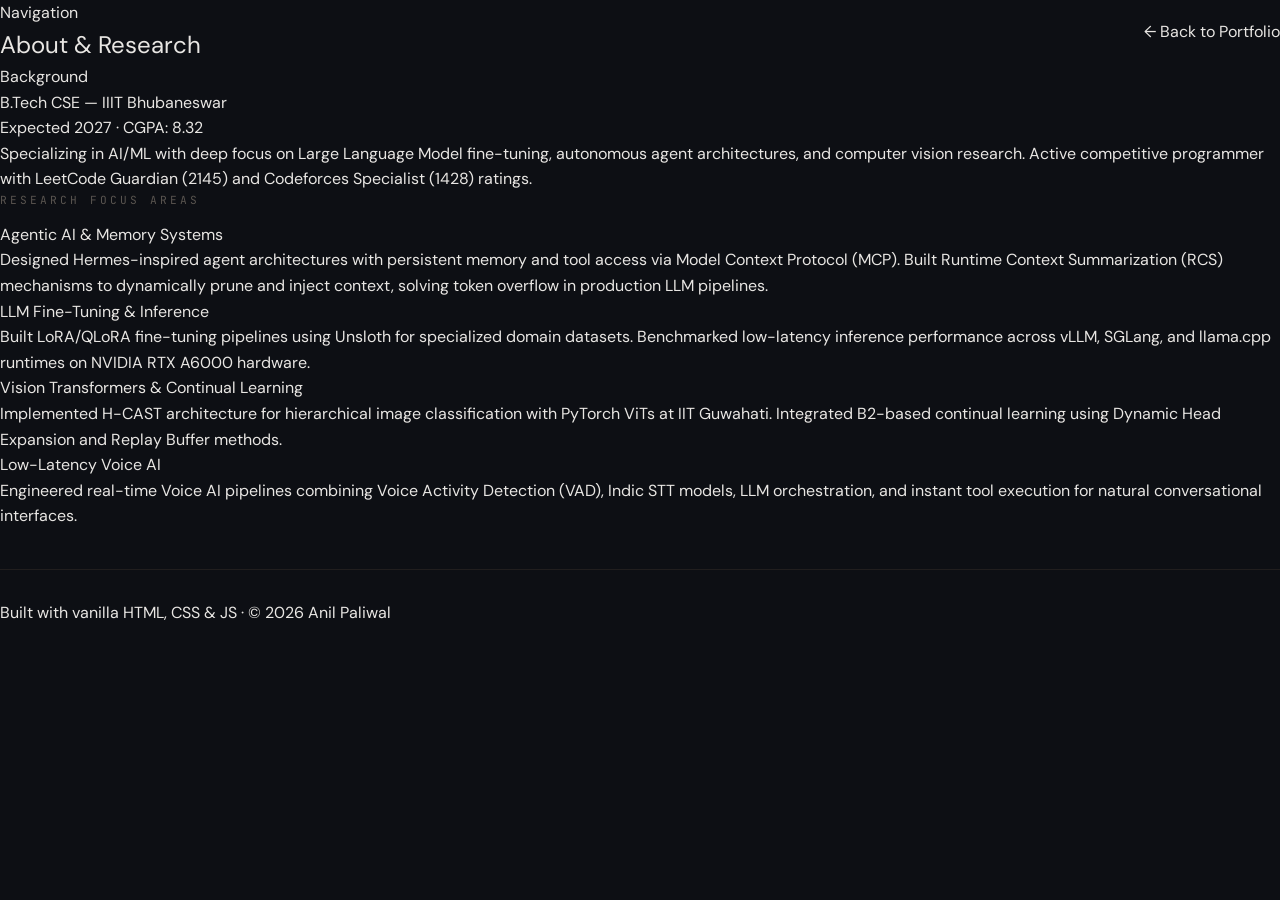
<file: about.html>
<!DOCTYPE html>
<html lang="en">
<head>
  <meta charset="UTF-8">
  <meta name="viewport" content="width=device-width, initial-scale=1.0">
  <title>About & Research — Anil Paliwal</title>
  <link rel="stylesheet" href="css/style.css">
</head>
<body>

<div class="bento-wrapper">
  <div class="bento-grid">

    <!-- Back to Home -->
    <div class="bento-card card-2x1" style="display: flex; align-items: center; justify-content: space-between;">
      <div>
        <div class="card-label">Navigation</div>
        <div class="exp-card-title" style="font-size: 1.5rem;">About & Research</div>
      </div>
      <a href="index.html" class="social-link" style="width: auto;">← Back to Portfolio</a>
    </div>

    <div class="bento-card card-2x1">
      <div class="card-label">Background</div>
      <div class="exp-card-title">B.Tech CSE — IIIT Bhubaneswar</div>
      <div class="exp-card-meta">Expected 2027 · CGPA: 8.32</div>
      <p class="exp-card-desc">
        Specializing in AI/ML with deep focus on Large Language Model fine-tuning, autonomous agent architectures, and computer vision research. Active competitive programmer with LeetCode Guardian (2145) and Codeforces Specialist (1428) ratings.
      </p>
    </div>

    <div class="section-gap">
      <div class="section-label">Research Focus Areas</div>
    </div>

    <div class="bento-card card-2x1">
      <div class="card-label">Agentic AI & Memory Systems</div>
      <p class="exp-card-desc">
        Designed Hermes-inspired agent architectures with persistent memory and tool access via Model Context Protocol (MCP). Built Runtime Context Summarization (RCS) mechanisms to dynamically prune and inject context, solving token overflow in production LLM pipelines.
      </p>
    </div>

    <div class="bento-card card-2x1">
      <div class="card-label">LLM Fine-Tuning & Inference</div>
      <p class="exp-card-desc">
        Built LoRA/QLoRA fine-tuning pipelines using Unsloth for specialized domain datasets. Benchmarked low-latency inference performance across vLLM, SGLang, and llama.cpp runtimes on NVIDIA RTX A6000 hardware.
      </p>
    </div>

    <div class="bento-card card-2x1">
      <div class="card-label">Vision Transformers & Continual Learning</div>
      <p class="exp-card-desc">
        Implemented H-CAST architecture for hierarchical image classification with PyTorch ViTs at IIT Guwahati. Integrated B2-based continual learning using Dynamic Head Expansion and Replay Buffer methods.
      </p>
    </div>

    <div class="bento-card card-2x1">
      <div class="card-label">Low-Latency Voice AI</div>
      <p class="exp-card-desc">
        Engineered real-time Voice AI pipelines combining Voice Activity Detection (VAD), Indic STT models, LLM orchestration, and instant tool execution for natural conversational interfaces.
      </p>
    </div>

  </div>
</div>

<div class="footer">
  Built with vanilla HTML, CSS & JS · © 2026 Anil Paliwal
</div>

</body>
</html>
</file>
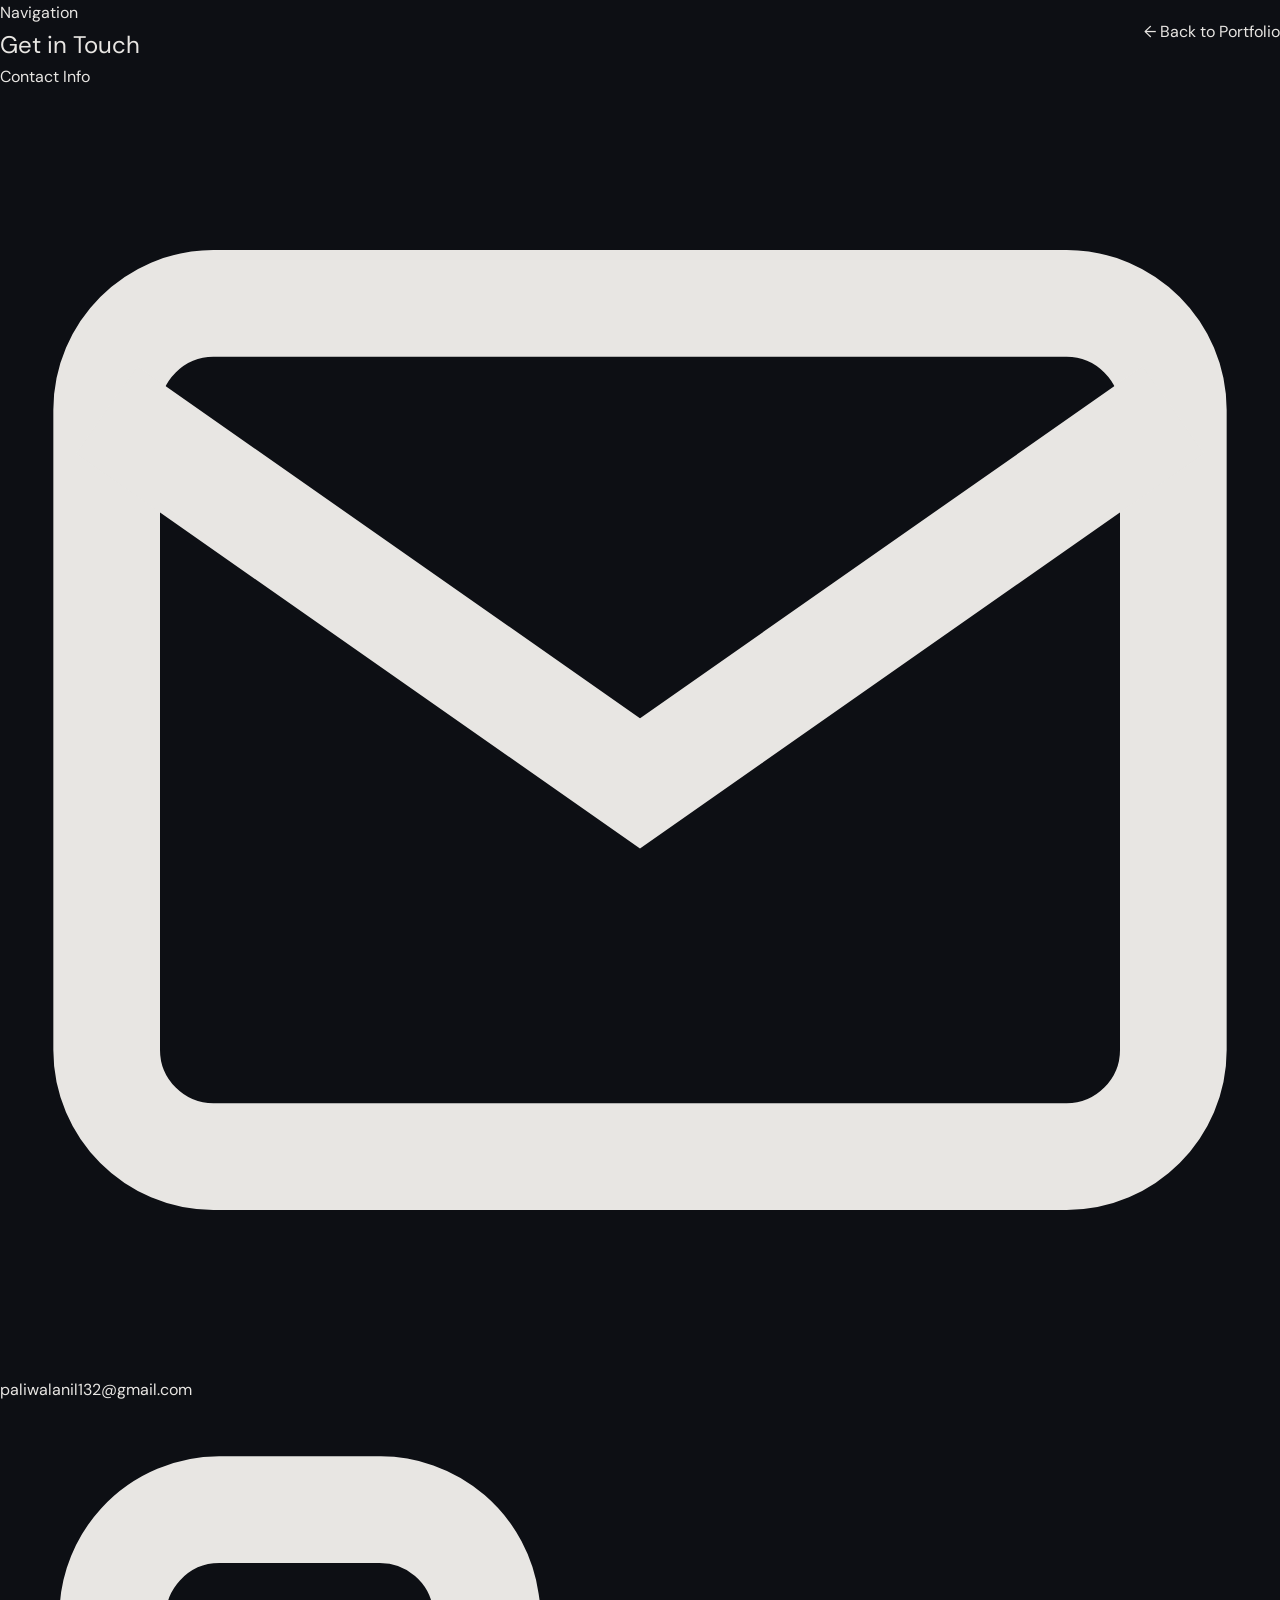
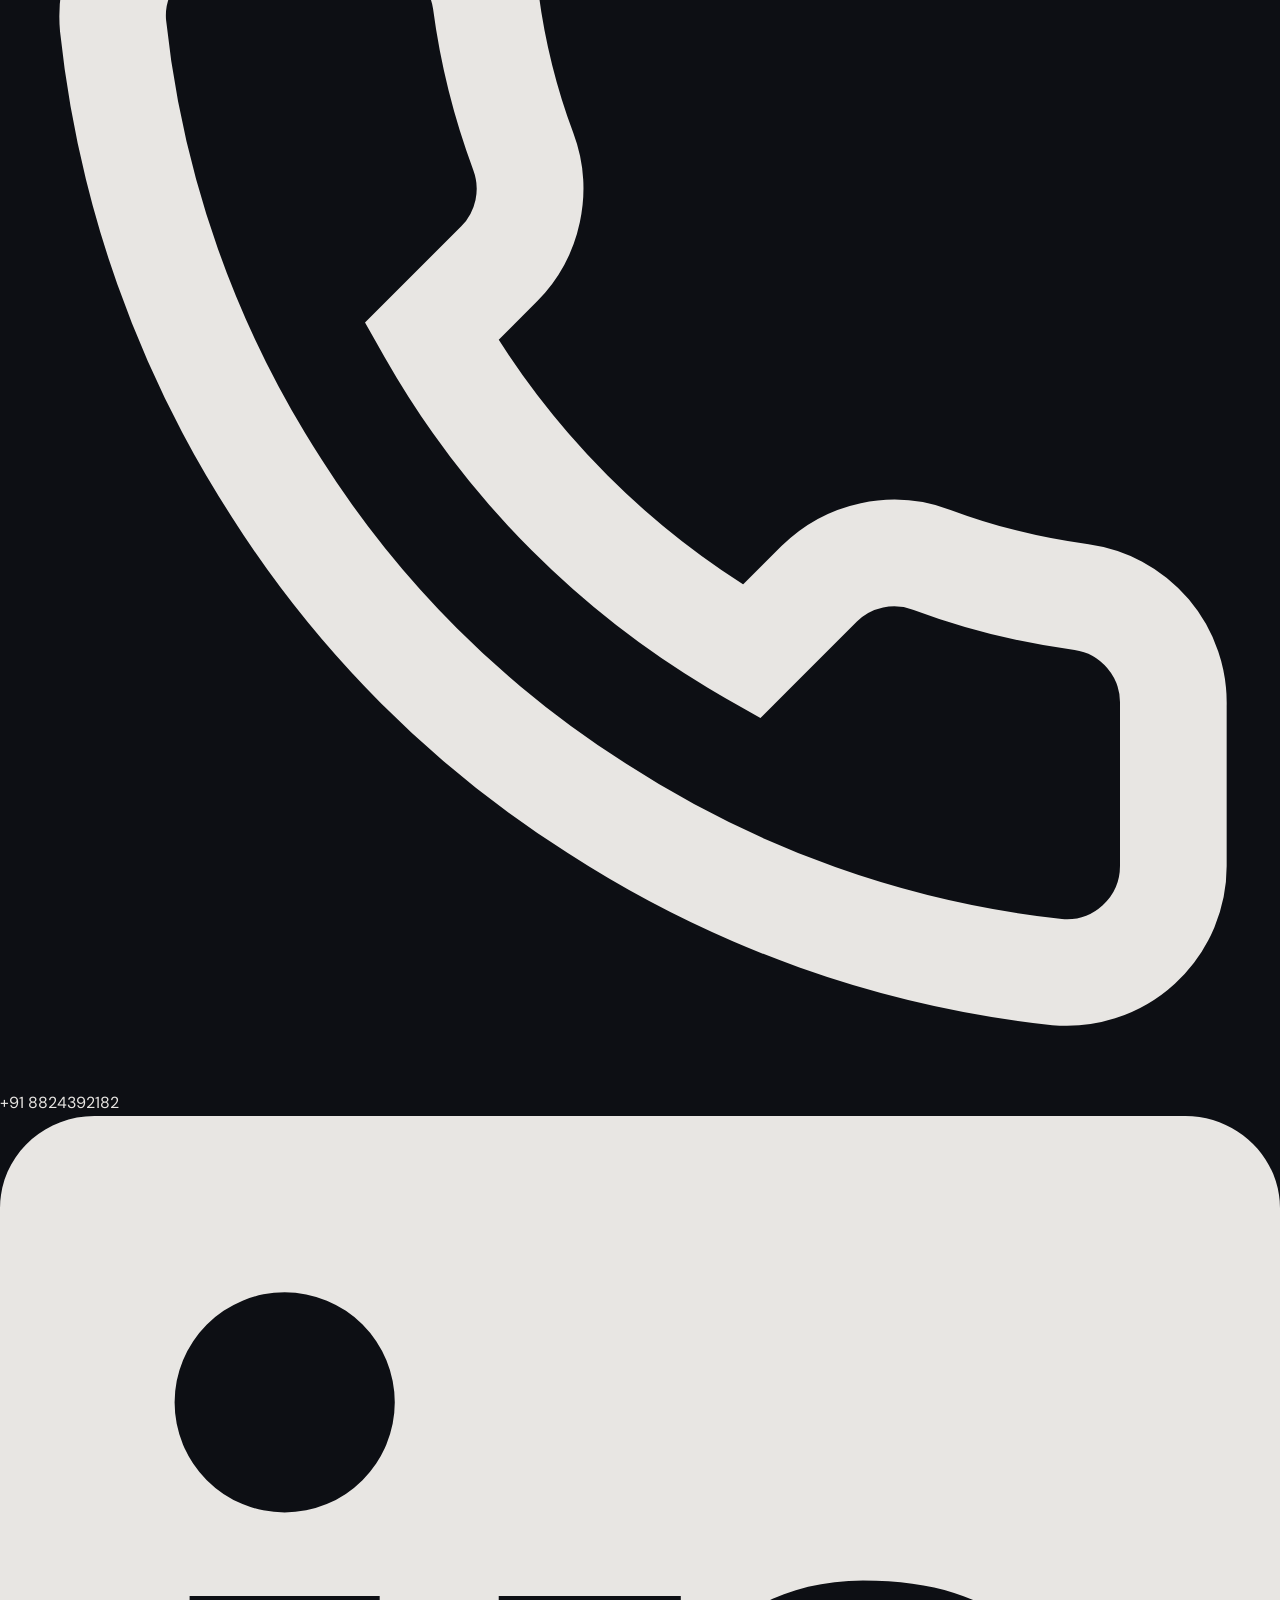
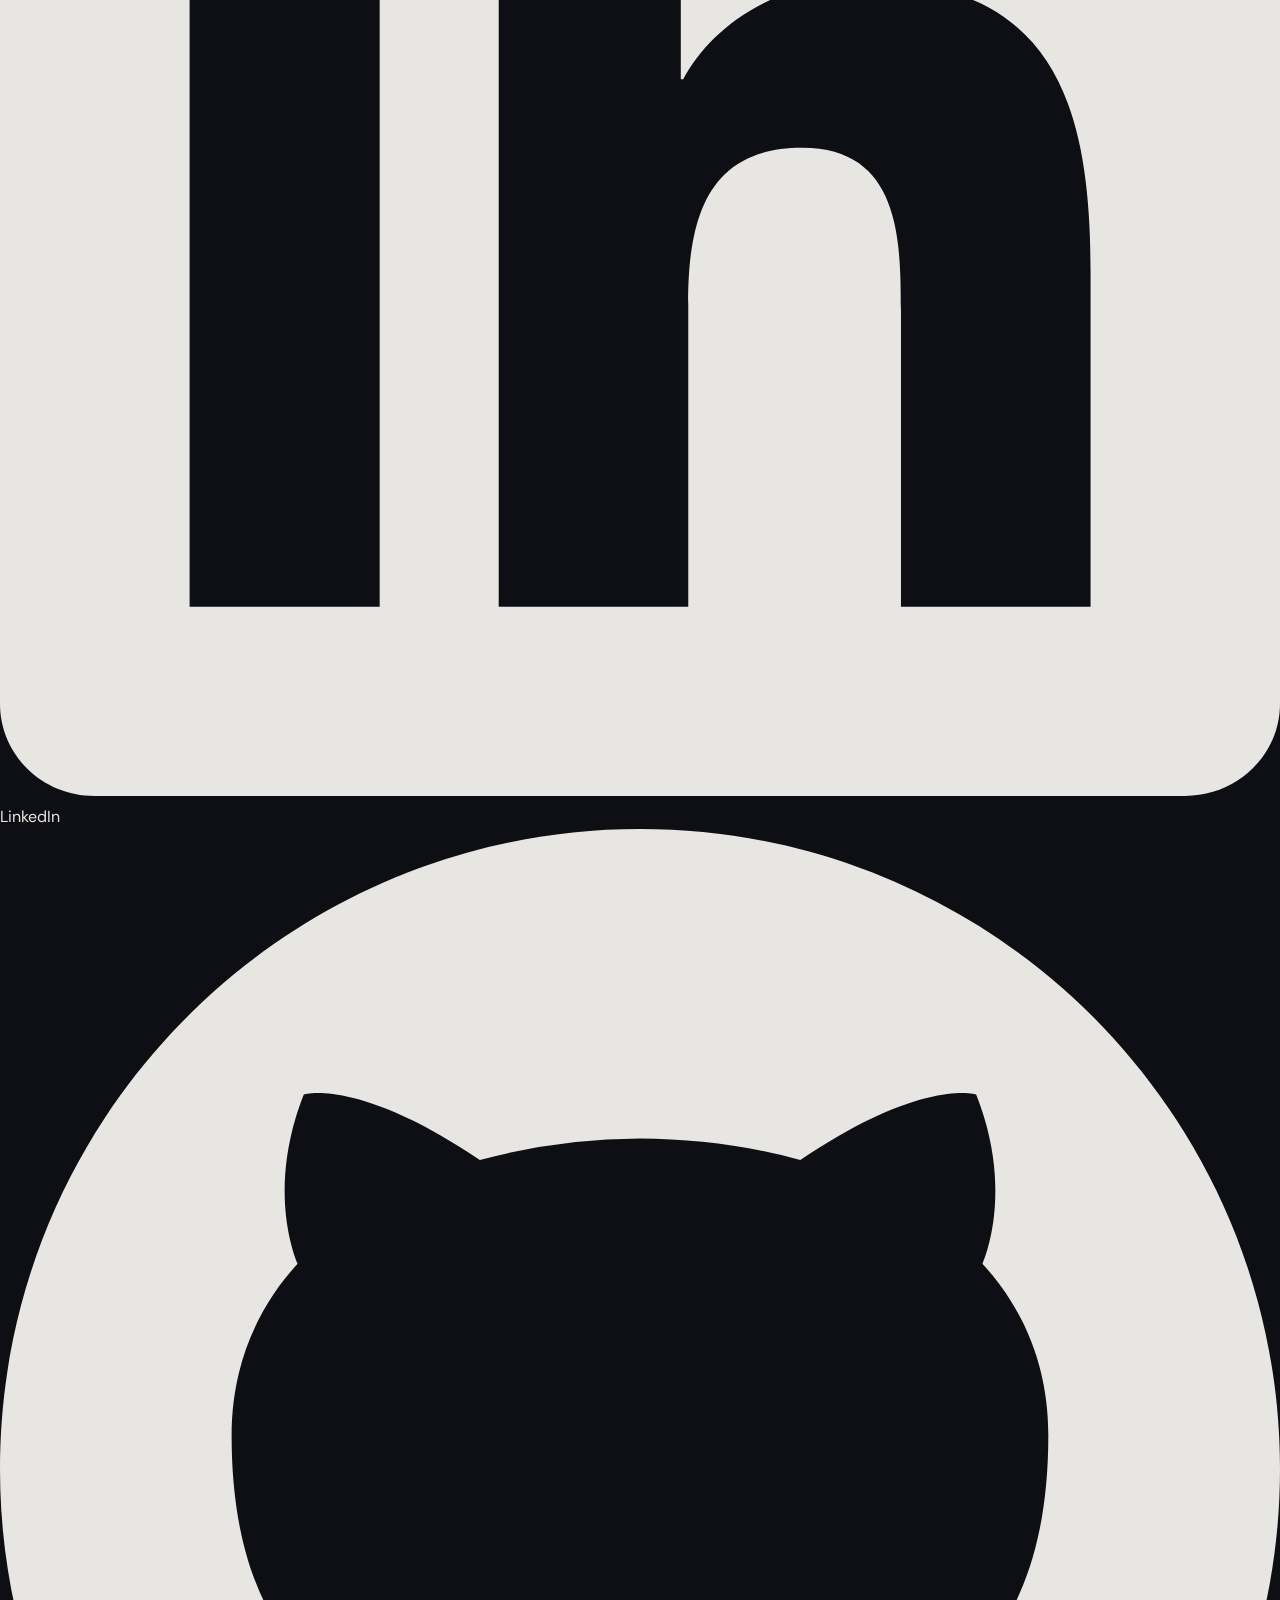
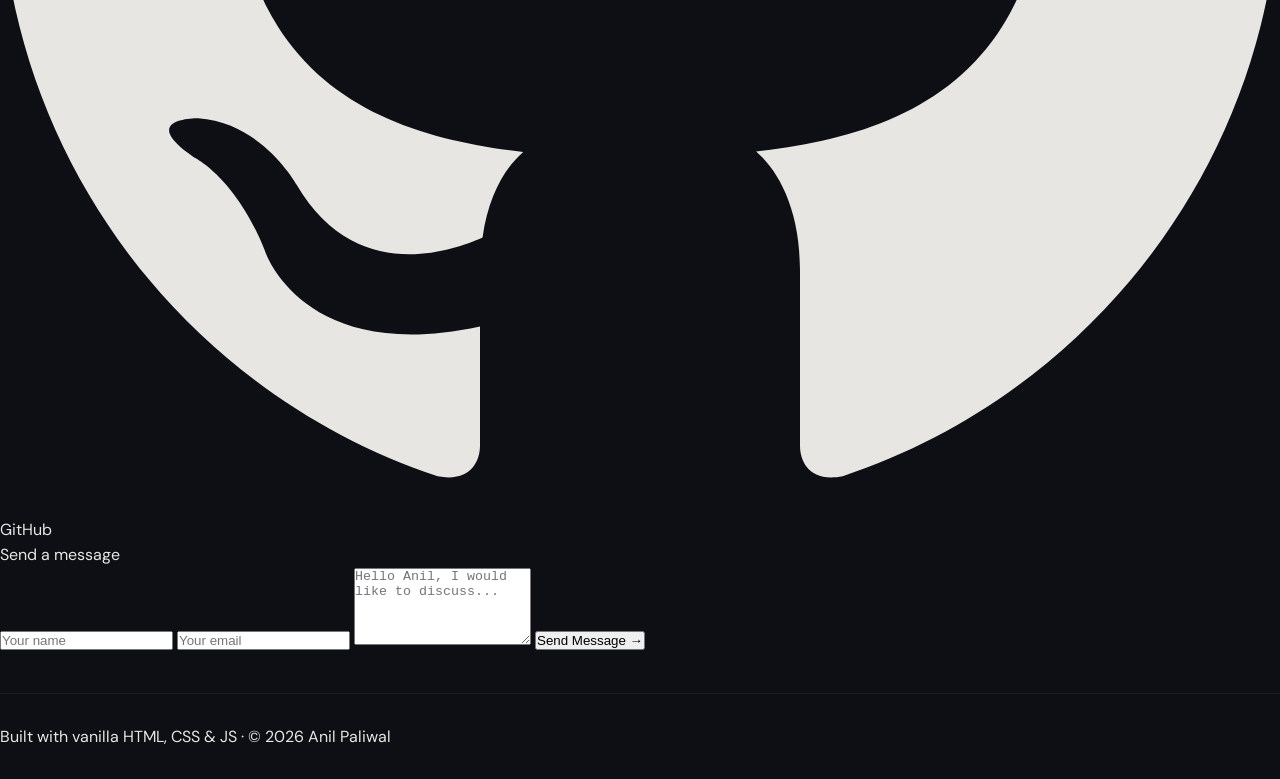
<file: contact.html>
<!DOCTYPE html>
<html lang="en">
<head>
  <meta charset="UTF-8">
  <meta name="viewport" content="width=device-width, initial-scale=1.0">
  <title>Contact — Anil Paliwal</title>
  <link rel="stylesheet" href="css/style.css">
</head>
<body>

<div class="bento-wrapper">
  <div class="bento-grid">

    <!-- Back to Home -->
    <div class="bento-card card-2x1" style="display: flex; align-items: center; justify-content: space-between;">
      <div>
        <div class="card-label">Navigation</div>
        <div class="exp-card-title" style="font-size: 1.5rem;">Get in Touch</div>
      </div>
      <a href="index.html" class="social-link" style="width: auto;">← Back to Portfolio</a>
    </div>

    <!-- Contact Info -->
    <div class="bento-card card-1x2">
      <div class="card-label">Contact Info</div>
      <div class="social-links">
        <a href="mailto:paliwalanil132@gmail.com" class="social-link">
          <svg class="social-icon" viewBox="0 0 24 24" fill="none" stroke="currentColor" stroke-width="2"><path d="M4 4h16c1.1 0 2 .9 2 2v12c0 1.1-.9 2-2 2H4c-1.1 0-2-.9-2-2V6c0-1.1.9-2 2-2z"/><polyline points="22,6 12,13 2,6"/></svg>
          paliwalanil132@gmail.com
        </a>
        <a href="tel:+918824392182" class="social-link">
          <svg class="social-icon" viewBox="0 0 24 24" fill="none" stroke="currentColor" stroke-width="2"><path d="M22 16.92v3a2 2 0 0 1-2.18 2 19.79 19.79 0 0 1-8.63-3.07 19.5 19.5 0 0 1-6-6 19.79 19.79 0 0 1-3.07-8.67A2 2 0 0 1 4.11 2h3a2 2 0 0 1 2 1.72c.127.96.361 1.903.7 2.81a2 2 0 0 1-.45 2.11L8.09 9.91a16 16 0 0 0 6 6l1.27-1.27a2 2 0 0 1 2.11-.45c.907.339 1.85.573 2.81.7A2 2 0 0 1 22 16.92z"/></svg>
          +91 8824392182
        </a>
        <a href="https://linkedin.com/in/anil-paliwal" target="_blank" class="social-link">
          <svg class="social-icon" viewBox="0 0 24 24" fill="currentColor"><path d="M20.447 20.452h-3.554v-5.569c0-1.328-.027-3.037-1.852-3.037-1.853 0-2.136 1.445-2.136 2.939v5.667H9.351V9h3.414v1.561h.046c.477-.9 1.637-1.85 3.37-1.85 3.601 0 4.267 2.37 4.267 5.455v6.286zM5.337 7.433a2.062 2.062 0 01-2.063-2.065 2.064 2.064 0 112.063 2.065zm1.782 13.019H3.555V9h3.564v11.452zM22.225 0H1.771C.792 0 0 .774 0 1.729v20.542C0 23.227.792 24 1.771 24h20.451C23.2 24 24 23.227 24 22.271V1.729C24 .774 23.2 0 22.222 0h.003z"/></svg>
          LinkedIn
        </a>
        <a href="https://github.com/akanil18" target="_blank" class="social-link">
          <svg class="social-icon" viewBox="0 0 24 24" fill="currentColor"><path d="M12 0c-6.626 0-12 5.373-12 12 0 5.302 3.438 9.8 8.207 11.387.599.111.793-.261.793-.577v-2.234c-3.338.726-4.033-1.416-4.033-1.416-.546-1.387-1.333-1.756-1.333-1.756-1.089-.745.083-.729.083-.729 1.205.084 1.839 1.237 1.839 1.237 1.07 1.834 2.807 1.304 3.492.997.107-.775.418-1.305.762-1.604-2.665-.305-5.467-1.334-5.467-5.931 0-1.311.469-2.381 1.236-3.221-.124-.303-.535-1.524.117-3.176 0 0 1.008-.322 3.301 1.23A11.509 11.509 0 0112 5.803c1.02.005 2.047.138 3.006.404 2.291-1.552 3.297-1.23 3.297-1.23.653 1.653.242 2.874.118 3.176.77.84 1.235 1.911 1.235 3.221 0 4.609-2.807 5.624-5.479 5.921.43.372.823 1.102.823 2.222v3.293c0 .319.192.694.801.576C20.566 21.797 24 17.3 24 12c0-6.627-5.373-12-12-12z"/></svg>
          GitHub
        </a>
      </div>
    </div>

    <!-- Contact Form -->
    <div class="bento-card card-2x1">
      <div class="card-label">Send a message</div>
      <form id="contact-form" class="contact-form">
        <input type="text" id="name" placeholder="Your name" class="contact-input" required>
        <input type="email" id="email" placeholder="Your email" class="contact-input" required>
        <textarea id="message" placeholder="Hello Anil, I would like to discuss..." class="contact-input contact-textarea" rows="5" required></textarea>
        <button type="submit" class="contact-btn">Send Message →</button>
      </form>
      <div id="form-response"></div>
    </div>

  </div>
</div>

<div class="footer">
  Built with vanilla HTML, CSS & JS · © 2026 Anil Paliwal
</div>

<script src="js/script.js"></script>
</body>
</html>
</file>
<file: css/style.css>
/* ==========================================================================
   ANIL PALIWAL PORTFOLIO — WARM DARK SYSTEMS AESTHETIC
   Inspired by ayushjha.online — Dark background, copper/bronze accents,
   terminal aesthetic, glassmorphic cards, animated grid
   ========================================================================== */

@import url('https://fonts.googleapis.com/css2?family=DM+Sans:ital,opsz,wght@0,9..40,400;0,9..40,500;0,9..40,600;0,9..40,700;1,9..40,400&family=JetBrains+Mono:wght@400;500;600&family=Syne:wght@500;600;700;800&display=swap');

/* ========== CSS VARIABLES ========== */
:root {
  --bg-primary: #0d0f14;
  --bg-secondary: #111318;
  --bg-card: rgba(255, 255, 255, 0.02);
  --bg-card-hover: rgba(255, 255, 255, 0.04);
  --border-card: rgba(180, 140, 100, 0.12);
  --border-card-hover: rgba(212, 165, 116, 0.25);
  --accent: #d4a574;
  --accent-dim: #b8956a;
  --accent-glow: rgba(212, 165, 116, 0.15);
  --accent-bright: #e8c49a;
  --text-primary: #e8e6e3;
  --text-secondary: #9a9590;
  --text-dim: #5a5550;
  --text-muted: #706b65;
  --green: #4ade80;
  --green-dim: rgba(74, 222, 128, 0.15);
  --blue: #60a5fa;
  --purple: #a78bfa;
  --red: #f87171;
  --amber: #fbbf24;
  --font-body: 'DM Sans', -apple-system, BlinkMacSystemFont, sans-serif;
  --font-display: 'Syne', 'DM Sans', sans-serif;
  --font-mono: 'JetBrains Mono', 'Fira Code', monospace;
  --radius: 16px;
  --radius-sm: 10px;
  --radius-xs: 6px;
  --transition: 0.35s cubic-bezier(0.4, 0, 0.2, 1);
  --transition-fast: 0.2s cubic-bezier(0.4, 0, 0.2, 1);
}

/* ========== RESET ========== */
*, *::before, *::after {
  margin: 0;
  padding: 0;
  box-sizing: border-box;
}

html {
  scroll-behavior: smooth;
  scroll-padding-top: 80px;
}

body {
  font-family: var(--font-body);
  background: var(--bg-primary);
  color: var(--text-primary);
  min-height: 100vh;
  overflow-x: hidden;
  line-height: 1.6;
  -webkit-font-smoothing: antialiased;
  -moz-osx-font-smoothing: grayscale;
}

a {
  color: inherit;
  text-decoration: none;
}

/* ========== ANIMATED GRID BACKGROUND ========== */
.grid-bg {
  position: fixed;
  inset: 0;
  z-index: 0;
  pointer-events: none;
  overflow: hidden;
}

.grid-bg::before {
  content: '';
  position: absolute;
  inset: -50%;
  background-image:
    linear-gradient(rgba(212, 165, 116, 0.03) 1px, transparent 1px),
    linear-gradient(90deg, rgba(212, 165, 116, 0.03) 1px, transparent 1px);
  background-size: 80px 80px;
  animation: gridDrift 30s linear infinite;
}

.grid-bg::after {
  content: '';
  position: absolute;
  inset: 0;
  background:
    radial-gradient(ellipse at 20% 20%, rgba(212, 165, 116, 0.06) 0%, transparent 50%),
    radial-gradient(ellipse at 80% 80%, rgba(96, 165, 250, 0.03) 0%, transparent 50%),
    radial-gradient(ellipse at 50% 50%, rgba(167, 139, 250, 0.02) 0%, transparent 40%);
}

@keyframes gridDrift {
  0% { transform: translate(0, 0); }
  100% { transform: translate(80px, 80px); }
}

/* ========== FLOATING PARTICLES ========== */
.particle {
  position: fixed;
  border-radius: 50%;
  pointer-events: none;
  z-index: 1;
  opacity: 0;
  animation: particleFade 8s ease-in-out infinite;
}

.particle:nth-child(1) {
  width: 4px; height: 4px;
  background: var(--accent-dim);
  top: 15%; left: 12%;
  animation-delay: 0s;
}

.particle:nth-child(2) {
  width: 3px; height: 3px;
  background: var(--blue);
  top: 35%; right: 20%;
  animation-delay: 2s;
}

.particle:nth-child(3) {
  width: 5px; height: 5px;
  background: var(--accent);
  top: 60%; left: 8%;
  animation-delay: 4s;
}

.particle:nth-child(4) {
  width: 3px; height: 3px;
  background: var(--purple);
  top: 80%; right: 15%;
  animation-delay: 6s;
}

.particle:nth-child(5) {
  width: 4px; height: 4px;
  background: var(--accent-dim);
  top: 45%; left: 85%;
  animation-delay: 1s;
}

.particle:nth-child(6) {
  width: 3px; height: 3px;
  background: var(--text-dim);
  top: 25%; left: 50%;
  animation-delay: 3s;
}

@keyframes particleFade {
  0%, 100% { opacity: 0; transform: translateY(0); }
  50% { opacity: 0.6; transform: translateY(-20px); }
}

/* ========== FLOATING NAVBAR ========== */
.navbar {
  position: fixed;
  top: 20px;
  left: 50%;
  transform: translateX(-50%);
  z-index: 1000;
  display: flex;
  align-items: center;
  gap: 0;
  background: rgba(13, 15, 20, 0.85);
  backdrop-filter: blur(20px);
  -webkit-backdrop-filter: blur(20px);
  border: 1px solid var(--border-card);
  border-radius: 50px;
  padding: 6px 8px;
  font-family: var(--font-mono);
  font-size: 0.72rem;
  letter-spacing: 0.5px;
  text-transform: uppercase;
}

.nav-brand {
  display: flex;
  align-items: center;
  gap: 6px;
  padding: 8px 16px;
  color: var(--accent);
  font-weight: 600;
  font-size: 0.78rem;
  white-space: nowrap;
}

.nav-brand .dot {
  width: 6px;
  height: 6px;
  background: var(--accent);
  border-radius: 50%;
  animation: navPulse 2s infinite;
}

@keyframes navPulse {
  0%, 100% { opacity: 1; }
  50% { opacity: 0.4; }
}

.nav-link {
  display: flex;
  align-items: center;
  gap: 6px;
  padding: 8px 14px;
  color: var(--text-secondary);
  border-radius: 50px;
  transition: all var(--transition-fast);
  white-space: nowrap;
  cursor: pointer;
}

.nav-link:hover {
  color: var(--text-primary);
  background: rgba(255, 255, 255, 0.05);
}

.nav-link.active {
  color: var(--text-primary);
  background: rgba(255, 255, 255, 0.08);
}

.nav-link svg {
  width: 14px;
  height: 14px;
  opacity: 0.7;
}

.nav-social {
  display: flex;
  align-items: center;
  gap: 2px;
  margin-left: 4px;
  padding-left: 8px;
  border-left: 1px solid var(--border-card);
}

.nav-social a {
  display: flex;
  align-items: center;
  justify-content: center;
  width: 34px;
  height: 34px;
  border-radius: 50%;
  color: var(--text-secondary);
  transition: all var(--transition-fast);
}

.nav-social a:hover {
  color: var(--accent);
  background: rgba(255, 255, 255, 0.05);
}

.nav-social a svg {
  width: 16px;
  height: 16px;
}

/* ========== SECTION DOT NAV (Left sidebar) ========== */
.section-dots {
  position: fixed;
  left: 20px;
  top: 50%;
  transform: translateY(-50%);
  z-index: 100;
  display: flex;
  flex-direction: column;
  gap: 20px;
}

.section-dot {
  display: flex;
  align-items: center;
  gap: 10px;
  cursor: pointer;
  transition: all var(--transition-fast);
}

.section-dot .dot {
  width: 6px;
  height: 6px;
  background: var(--text-dim);
  border-radius: 50%;
  transition: all var(--transition-fast);
}

.section-dot .label {
  font-family: var(--font-mono);
  font-size: 0.6rem;
  text-transform: uppercase;
  letter-spacing: 1px;
  color: transparent;
  transition: all var(--transition-fast);
  white-space: nowrap;
}

.section-dot.active .dot {
  background: var(--accent);
  box-shadow: 0 0 8px var(--accent-glow);
}

.section-dot.active .label {
  color: var(--text-secondary);
}

.section-dot:hover .label {
  color: var(--text-secondary);
}

.section-dot:hover .dot {
  background: var(--accent-dim);
}

/* ========== MAIN CONTENT WRAPPER ========== */
.main-content {
  position: relative;
  z-index: 2;
  max-width: 1280px;
  margin: 0 auto;
  padding: 0 80px;
}

/* ========== HERO SECTION ========== */
.hero {
  min-height: 100vh;
  display: flex;
  flex-direction: column;
  justify-content: center;
  padding-top: 100px;
  padding-bottom: 40px;
}

.hero-layout {
  display: grid;
  grid-template-columns: 1fr 1fr;
  gap: 60px;
  align-items: center;
}

.hero-status {
  display: inline-flex;
  align-items: center;
  gap: 8px;
  padding: 6px 16px;
  border: 1px solid var(--border-card);
  border-radius: 50px;
  font-family: var(--font-mono);
  font-size: 0.7rem;
  text-transform: uppercase;
  letter-spacing: 1px;
  color: var(--green);
  margin-bottom: 24px;
}

.hero-status .dot {
  width: 6px;
  height: 6px;
  background: var(--green);
  border-radius: 50%;
  animation: navPulse 2s infinite;
}

.hero-tagline {
  font-family: var(--font-mono);
  font-size: 0.72rem;
  text-transform: uppercase;
  letter-spacing: 3px;
  color: var(--text-dim);
  margin-bottom: 16px;
}

.hero-name {
  font-family: var(--font-display);
  font-size: clamp(3.5rem, 8vw, 5.5rem);
  font-weight: 800;
  line-height: 0.95;
  color: var(--accent);
  margin-bottom: 20px;
  letter-spacing: -2px;
}

.hero-role {
  font-size: 1.1rem;
  font-weight: 500;
  color: var(--text-secondary);
  margin-bottom: 12px;
}

.hero-bio {
  font-size: 0.95rem;
  color: var(--text-muted);
  line-height: 1.65;
  max-width: 480px;
  margin-bottom: 32px;
}

.hero-actions {
  display: flex;
  align-items: center;
  gap: 12px;
  margin-bottom: 36px;
}

.btn {
  display: inline-flex;
  align-items: center;
  gap: 8px;
  padding: 12px 28px;
  border-radius: 50px;
  font-family: var(--font-mono);
  font-size: 0.78rem;
  font-weight: 500;
  text-transform: uppercase;
  letter-spacing: 0.5px;
  cursor: pointer;
  transition: all var(--transition);
  border: 1px solid var(--border-card);
}

.btn-primary {
  background: rgba(255, 255, 255, 0.06);
  color: var(--text-primary);
}

.btn-primary:hover {
  background: rgba(255, 255, 255, 0.1);
  border-color: var(--border-card-hover);
  transform: translateY(-2px);
}

.btn-secondary {
  background: transparent;
  color: var(--text-secondary);
}

.btn-secondary:hover {
  background: rgba(255, 255, 255, 0.04);
  color: var(--text-primary);
  border-color: var(--border-card-hover);
}

.btn svg {
  width: 14px;
  height: 14px;
}

.btn-icon {
  display: inline-flex;
  align-items: center;
  justify-content: center;
  width: 44px;
  height: 44px;
  border-radius: 50%;
  border: 1px solid var(--border-card);
  color: var(--text-secondary);
  transition: all var(--transition-fast);
  cursor: pointer;
}

.btn-icon:hover {
  color: var(--accent);
  border-color: var(--border-card-hover);
  background: rgba(255, 255, 255, 0.04);
}

.btn-icon svg {
  width: 18px;
  height: 18px;
}

/* Hero Stats Badges */
.hero-badges {
  display: flex;
  gap: 8px;
  flex-wrap: wrap;
}

.hero-badge {
  display: flex;
  flex-direction: column;
  align-items: center;
  padding: 10px 18px;
  border: 1px solid var(--border-card);
  border-radius: var(--radius-sm);
  background: var(--bg-card);
  min-width: 90px;
  transition: all var(--transition);
  cursor: default;
}

.hero-badge:hover {
  transform: translateY(-6px) scale(1.05);
  border-color: var(--border-card-hover);
  box-shadow:
    0 12px 35px rgba(0, 0, 0, 0.3),
    0 0 20px rgba(212, 165, 116, 0.08);
  background: var(--bg-card-hover);
}

.hero-badge .badge-label {
  font-family: var(--font-mono);
  font-size: 0.55rem;
  text-transform: uppercase;
  letter-spacing: 1px;
  color: var(--text-dim);
  margin-bottom: 4px;
}

.hero-badge .badge-value {
  font-family: var(--font-display);
  font-size: 1rem;
  font-weight: 700;
  color: var(--text-primary);
}

/* Hero 3D Visual Area */
.hero-visual {
  display: flex;
  align-items: center;
  justify-content: center;
  position: relative;
}

.hero-orbital {
  width: 100%;
  max-width: 520px;
  aspect-ratio: 1;
  border: 1px solid var(--border-card);
  border-radius: var(--radius);
  background: var(--bg-card);
  position: relative;
  overflow: hidden;
}

.orbital-canvas {
  width: 100%;
  height: 100%;
}

/* ========== TERMINAL CARD (Hero) ========== */
.terminal-card {
  margin-top: 40px;
  background: var(--bg-secondary);
  border: 1px solid var(--border-card);
  border-radius: var(--radius);
  overflow: hidden;
  font-family: var(--font-mono);
  max-width: 100%;
  transition: all var(--transition);
}

.terminal-card:hover {
  transform: translateY(-8px) scale(1.005);
  border-color: var(--border-card-hover);
  box-shadow:
    0 20px 50px rgba(0, 0, 0, 0.4),
    0 0 30px rgba(212, 165, 116, 0.06);
}

.terminal-header {
  display: flex;
  align-items: center;
  justify-content: space-between;
  padding: 12px 18px;
  background: rgba(255, 255, 255, 0.02);
  border-bottom: 1px solid var(--border-card);
}

.terminal-dots {
  display: flex;
  gap: 6px;
}

.terminal-dot {
  width: 10px;
  height: 10px;
  border-radius: 50%;
}

.terminal-dot.red { background: #ef4444; }
.terminal-dot.yellow { background: #f59e0b; }
.terminal-dot.green { background: #22c55e; }

.terminal-title {
  font-size: 0.72rem;
  color: var(--text-dim);
}

.terminal-status {
  font-size: 0.6rem;
  text-transform: uppercase;
  letter-spacing: 1.5px;
  color: var(--text-dim);
}

.terminal-body {
  padding: 20px 24px;
  display: flex;
  gap: 20px;
  align-items: flex-start;
}

.terminal-avatar {
  width: 80px;
  height: 80px;
  border-radius: 12px;
  object-fit: cover;
  border: 2px solid var(--border-card);
  flex-shrink: 0;
}

.terminal-info {
  flex: 1;
  min-width: 0;
}

.terminal-output {
  font-size: 0.8rem;
  line-height: 1.8;
  color: var(--text-secondary);
}

.terminal-line {
  margin-bottom: 2px;
}

.terminal-prompt {
  color: var(--accent);
}

.terminal-cmd {
  color: var(--text-primary);
}

.terminal-string {
  color: var(--text-secondary);
}

.terminal-accent {
  color: var(--accent);
}

.terminal-dim {
  color: var(--text-dim);
}

.terminal-cursor {
  display: inline-block;
  width: 8px;
  height: 14px;
  background: var(--accent);
  margin-left: 2px;
  vertical-align: middle;
  animation: cursorBlink 1s step-end infinite;
}

@keyframes cursorBlink {
  0%, 50% { opacity: 1; }
  51%, 100% { opacity: 0; }
}

/* Scroll indicator */
.scroll-hint {
  text-align: center;
  margin-top: 40px;
  font-family: var(--font-mono);
  font-size: 0.65rem;
  text-transform: uppercase;
  letter-spacing: 2px;
  color: var(--text-dim);
  animation: floatDown 2s ease-in-out infinite;
}

@keyframes floatDown {
  0%, 100% { transform: translateY(0); opacity: 0.5; }
  50% { transform: translateY(8px); opacity: 1; }
}

/* ========== SECTION HEADER ========== */
.section {
  padding: 100px 0 60px;
}

.section-header {
  margin-bottom: 50px;
}

.section-label {
  font-family: var(--font-mono);
  font-size: 0.7rem;
  text-transform: uppercase;
  letter-spacing: 3px;
  color: var(--text-dim);
  margin-bottom: 12px;
}

.section-title {
  font-family: var(--font-display);
  font-size: clamp(2.5rem, 5vw, 4rem);
  font-weight: 800;
  color: var(--accent);
  line-height: 1;
  margin-bottom: 8px;
  letter-spacing: -1px;
}

.section-title-cursor {
  display: inline-block;
  width: 4px;
  height: 0.8em;
  background: var(--accent);
  margin-left: 6px;
  vertical-align: baseline;
  animation: cursorBlink 1s step-end infinite;
}

.section-underline {
  width: 60px;
  height: 3px;
  background: linear-gradient(90deg, var(--accent), var(--accent-dim));
  border-radius: 2px;
  margin-top: 12px;
}

.section-meta {
  font-family: var(--font-mono);
  font-size: 0.7rem;
  text-transform: uppercase;
  letter-spacing: 1.5px;
  color: var(--text-dim);
  margin-top: 8px;
}

/* ========== PROJECT CARDS ========== */
.projects-grid {
  display: grid;
  grid-template-columns: repeat(2, 1fr);
  gap: 20px;
}

.project-card {
  background: var(--bg-card);
  border: 1px solid var(--border-card);
  border-radius: var(--radius);
  padding: 28px;
  transition: all var(--transition);
  position: relative;
  overflow: hidden;
  display: flex;
  flex-direction: column;
}

.project-card::before {
  content: '';
  position: absolute;
  inset: 0;
  background: linear-gradient(135deg, rgba(212, 165, 116, 0.02) 0%, transparent 60%);
  opacity: 0;
  transition: opacity var(--transition);
  pointer-events: none;
}

.project-card:hover {
  border-color: var(--border-card-hover);
  background: var(--bg-card-hover);
  transform: translateY(-10px) scale(1.015);
  box-shadow:
    0 20px 50px rgba(0, 0, 0, 0.4),
    0 0 30px rgba(212, 165, 116, 0.06);
}

.project-card:hover::before {
  opacity: 1;
}

.project-card-header {
  display: flex;
  justify-content: space-between;
  align-items: center;
  margin-bottom: 18px;
}

.project-id {
  font-family: var(--font-mono);
  font-size: 0.65rem;
  text-transform: uppercase;
  letter-spacing: 1px;
  color: var(--text-dim);
}

.project-status {
  display: flex;
  align-items: center;
  gap: 6px;
  font-family: var(--font-mono);
  font-size: 0.6rem;
  text-transform: uppercase;
  letter-spacing: 1px;
  color: var(--text-dim);
}

.project-status .dot {
  width: 5px;
  height: 5px;
  border-radius: 50%;
  background: var(--green);
}

.project-status.shipped .dot {
  background: var(--accent);
}

.project-title {
  font-family: var(--font-display);
  font-size: 1.35rem;
  font-weight: 700;
  color: var(--text-primary);
  margin-bottom: 14px;
  line-height: 1.2;
}

.project-desc {
  font-size: 0.88rem;
  color: var(--text-muted);
  line-height: 1.6;
  margin-bottom: 20px;
  flex: 1;
}

.project-tech {
  display: flex;
  flex-wrap: wrap;
  gap: 6px;
  margin-bottom: 20px;
}

.tech-tag {
  font-family: var(--font-mono);
  font-size: 0.65rem;
  text-transform: uppercase;
  letter-spacing: 0.5px;
  padding: 5px 12px;
  border: 1px solid var(--border-card);
  border-radius: var(--radius-xs);
  color: var(--text-secondary);
  transition: all var(--transition-fast);
}

.tech-tag:hover {
  border-color: var(--accent-dim);
  color: var(--accent);
}

.project-link {
  display: flex;
  align-items: center;
  justify-content: center;
  gap: 8px;
  padding: 12px;
  border: 1px solid var(--border-card);
  border-radius: var(--radius-sm);
  font-family: var(--font-mono);
  font-size: 0.72rem;
  text-transform: uppercase;
  letter-spacing: 1px;
  color: var(--text-secondary);
  transition: all var(--transition-fast);
  cursor: pointer;
}

.project-link:hover {
  border-color: var(--border-card-hover);
  color: var(--text-primary);
  background: rgba(255, 255, 255, 0.03);
}

.project-link svg {
  width: 14px;
  height: 14px;
}

/* ========== EXPERIENCE SECTION ========== */
.experience-list {
  display: flex;
  flex-direction: column;
  gap: 16px;
}

.exp-card {
  background: var(--bg-card);
  border: 1px solid var(--border-card);
  border-radius: var(--radius);
  padding: 28px 32px;
  transition: all var(--transition);
  position: relative;
}

.exp-card:hover {
  border-color: var(--border-card-hover);
  background: var(--bg-card-hover);
  transform: translateY(-8px) scale(1.01);
  box-shadow:
    0 16px 45px rgba(0, 0, 0, 0.35),
    0 0 25px rgba(212, 165, 116, 0.05);
}

.exp-card-top {
  display: flex;
  align-items: flex-start;
  gap: 18px;
  margin-bottom: 16px;
}

.exp-icon {
  width: 44px;
  height: 44px;
  border-radius: var(--radius-sm);
  background: rgba(212, 165, 116, 0.08);
  border: 1px solid var(--border-card);
  display: flex;
  align-items: center;
  justify-content: center;
  flex-shrink: 0;
  font-size: 1.2rem;
}

.exp-main {
  flex: 1;
}

.exp-title-row {
  display: flex;
  justify-content: space-between;
  align-items: flex-start;
  gap: 16px;
}

.exp-title {
  font-family: var(--font-mono);
  font-size: 1.05rem;
  font-weight: 600;
  color: var(--text-primary);
  margin-bottom: 4px;
}

.exp-company {
  font-size: 0.85rem;
  color: var(--accent);
  font-weight: 500;
}

.exp-date {
  font-family: var(--font-mono);
  font-size: 0.65rem;
  text-transform: uppercase;
  letter-spacing: 1px;
  color: var(--text-dim);
  padding: 6px 14px;
  border: 1px solid var(--border-card);
  border-radius: 50px;
  white-space: nowrap;
  flex-shrink: 0;
}

.exp-bullets {
  list-style: none;
  margin-top: 14px;
}

.exp-bullets li {
  padding: 4px 0;
  font-size: 0.85rem;
  color: var(--text-muted);
  line-height: 1.55;
  position: relative;
  padding-left: 16px;
}

.exp-bullets li::before {
  content: '›';
  position: absolute;
  left: 0;
  color: var(--accent-dim);
  font-weight: 700;
}

.exp-tech {
  display: flex;
  flex-wrap: wrap;
  gap: 6px;
  margin-top: 16px;
}

/* ========== EDUCATION & OPEN SOURCE (Side by side) ========== */
.dual-grid {
  display: grid;
  grid-template-columns: repeat(2, 1fr);
  gap: 20px;
  margin-top: 40px;
}

.info-card {
  background: var(--bg-card);
  border: 1px solid var(--border-card);
  border-radius: var(--radius);
  padding: 28px;
  transition: all var(--transition);
}

.info-card:hover {
  border-color: var(--border-card-hover);
  background: var(--bg-card-hover);
  transform: translateY(-8px) scale(1.01);
  box-shadow:
    0 16px 45px rgba(0, 0, 0, 0.35),
    0 0 25px rgba(212, 165, 116, 0.05);
}

.info-card-label {
  display: flex;
  align-items: center;
  gap: 8px;
  font-family: var(--font-mono);
  font-size: 0.7rem;
  text-transform: uppercase;
  letter-spacing: 1.5px;
  color: var(--accent);
  margin-bottom: 18px;
}

.info-card-label svg {
  width: 16px;
  height: 16px;
}

.info-card-title {
  font-family: var(--font-display);
  font-size: 1.2rem;
  font-weight: 700;
  color: var(--text-primary);
  margin-bottom: 8px;
}

.info-card-subtitle {
  font-size: 0.85rem;
  color: var(--text-muted);
  margin-bottom: 6px;
}

.info-card-meta {
  font-family: var(--font-mono);
  font-size: 0.72rem;
  color: var(--text-dim);
  margin-bottom: 12px;
}

.info-card-desc {
  font-size: 0.85rem;
  color: var(--text-muted);
  line-height: 1.55;
}

.info-card-link {
  display: inline-flex;
  align-items: center;
  gap: 6px;
  font-family: var(--font-mono);
  font-size: 0.72rem;
  color: var(--accent);
  margin-top: 12px;
  transition: color var(--transition-fast);
}

.info-card-link:hover {
  color: var(--accent-bright);
}

.info-card-link svg {
  width: 12px;
  height: 12px;
}

/* ========== TECH STACK SECTION ========== */
.stack-grid {
  display: grid;
  grid-template-columns: repeat(2, 1fr);
  gap: 20px;
}

.stack-category {
  background: var(--bg-card);
  border: 1px solid var(--border-card);
  border-radius: var(--radius);
  padding: 24px;
  transition: all var(--transition);
}

.stack-category:hover {
  border-color: var(--border-card-hover);
  background: var(--bg-card-hover);
  transform: translateY(-8px) scale(1.01);
  box-shadow:
    0 16px 45px rgba(0, 0, 0, 0.35),
    0 0 25px rgba(212, 165, 116, 0.05);
}

.stack-category-label {
  font-family: var(--font-mono);
  font-size: 0.65rem;
  text-transform: uppercase;
  letter-spacing: 1.5px;
  color: var(--text-dim);
  margin-bottom: 16px;
}

.stack-pills {
  display: flex;
  flex-wrap: wrap;
  gap: 8px;
}

.stack-pill {
  font-family: var(--font-mono);
  font-size: 0.72rem;
  padding: 6px 14px;
  border: 1px solid var(--border-card);
  border-radius: var(--radius-xs);
  color: var(--text-secondary);
  background: rgba(255, 255, 255, 0.01);
  transition: all var(--transition-fast);
  cursor: default;
}

.stack-pill:hover {
  border-color: var(--accent-dim);
  color: var(--accent);
  background: rgba(212, 165, 116, 0.05);
  transform: translateY(-1px);
}

/* ========== ACHIEVEMENTS SECTION ========== */
.achievements-grid {
  display: grid;
  grid-template-columns: repeat(2, 1fr);
  gap: 20px;
}

.achievement-card {
  background: var(--bg-card);
  border: 1px solid var(--border-card);
  border-radius: var(--radius);
  padding: 28px;
  transition: all var(--transition);
  position: relative;
}

.achievement-card:hover {
  border-color: var(--border-card-hover);
  background: var(--bg-card-hover);
  transform: translateY(-10px) scale(1.015);
  box-shadow:
    0 20px 50px rgba(0, 0, 0, 0.4),
    0 0 30px rgba(212, 165, 116, 0.06);
}

.achievement-card-header {
  display: flex;
  justify-content: flex-end;
  margin-bottom: 16px;
}

.achievement-rel {
  font-family: var(--font-mono);
  font-size: 0.6rem;
  text-transform: uppercase;
  letter-spacing: 1px;
  color: var(--text-dim);
}

.achievement-body {
  display: flex;
  gap: 18px;
  align-items: flex-start;
}

.achievement-icon {
  width: 52px;
  height: 52px;
  border-radius: var(--radius-sm);
  background: rgba(212, 165, 116, 0.06);
  border: 1px solid var(--border-card);
  display: flex;
  align-items: center;
  justify-content: center;
  flex-shrink: 0;
  font-size: 1.5rem;
}

.achievement-icon img {
  width: 28px;
  height: 28px;
  object-fit: contain;
}

.achievement-content {
  flex: 1;
}

.achievement-title {
  font-family: var(--font-mono);
  font-size: 1rem;
  font-weight: 600;
  color: var(--text-primary);
  margin-bottom: 8px;
}

.achievement-badge {
  display: inline-block;
  padding: 4px 12px;
  border: 1px solid var(--accent-dim);
  border-radius: var(--radius-xs);
  font-family: var(--font-mono);
  font-size: 0.6rem;
  text-transform: uppercase;
  letter-spacing: 1px;
  color: var(--accent);
  background: rgba(212, 165, 116, 0.08);
  margin-bottom: 12px;
}

.achievement-desc {
  font-size: 0.85rem;
  color: var(--text-muted);
  line-height: 1.55;
}

/* ========== CONTACT SECTION ========== */
.contact-section {
  padding: 100px 0 60px;
}

.contact-status {
  display: flex;
  align-items: center;
  gap: 8px;
  font-family: var(--font-mono);
  font-size: 0.7rem;
  text-transform: uppercase;
  letter-spacing: 1.5px;
  color: var(--accent);
  margin-bottom: 32px;
}

.contact-status .dot {
  width: 6px;
  height: 6px;
  background: var(--accent);
  border-radius: 50%;
  animation: navPulse 2s infinite;
}

.contact-layout {
  display: grid;
  grid-template-columns: 1fr auto;
  gap: 60px;
  align-items: center;
}

.contact-name {
  font-family: var(--font-display);
  font-size: clamp(4rem, 10vw, 8rem);
  font-weight: 800;
  color: var(--accent);
  line-height: 0.9;
  letter-spacing: -3px;
  margin-bottom: 24px;
}

.contact-line {
  font-family: var(--font-mono);
  font-size: 0.85rem;
  color: var(--text-muted);
  margin-bottom: 6px;
}

.contact-line .prompt {
  color: var(--text-dim);
}

.contact-info-label {
  font-family: var(--font-mono);
  font-size: 0.6rem;
  text-transform: uppercase;
  letter-spacing: 1.5px;
  color: var(--text-dim);
  margin-top: 24px;
  margin-bottom: 6px;
}

.contact-info-value {
  font-size: 1rem;
  font-weight: 500;
  color: var(--text-primary);
}

.contact-info-value a {
  color: var(--text-primary);
  transition: color var(--transition-fast);
}

.contact-info-value a:hover {
  color: var(--accent);
}

/* INIT CONNECTION circle */
.init-connection {
  width: 160px;
  height: 160px;
  border-radius: 50%;
  border: 1px dashed var(--accent-dim);
  display: flex;
  flex-direction: column;
  align-items: center;
  justify-content: center;
  gap: 4px;
  cursor: pointer;
  transition: all var(--transition);
  position: relative;
}

.init-connection::before {
  content: '';
  position: absolute;
  inset: -8px;
  border-radius: 50%;
  border: 1px solid rgba(212, 165, 116, 0.08);
}

.init-connection:hover {
  border-color: var(--accent);
  background: rgba(212, 165, 116, 0.05);
  box-shadow: 0 0 40px rgba(212, 165, 116, 0.1);
  transform: scale(1.05);
}

.init-text {
  font-family: var(--font-display);
  font-size: 1.1rem;
  font-weight: 700;
  color: var(--text-primary);
}

.init-sub {
  font-family: var(--font-mono);
  font-size: 0.6rem;
  text-transform: uppercase;
  letter-spacing: 1.5px;
  color: var(--accent);
}

/* ========== FOOTER ========== */
.footer {
  display: flex;
  justify-content: space-between;
  align-items: center;
  padding: 30px 0;
  border-top: 1px solid var(--border-card);
  margin-top: 40px;
}

.footer-links {
  display: flex;
  gap: 24px;
}

.footer-link {
  font-family: var(--font-mono);
  font-size: 0.7rem;
  text-transform: uppercase;
  letter-spacing: 1.5px;
  color: var(--text-dim);
  transition: color var(--transition-fast);
}

.footer-link:hover {
  color: var(--accent);
}

.footer-copy {
  font-family: var(--font-mono);
  font-size: 0.65rem;
  text-transform: uppercase;
  letter-spacing: 1px;
  color: var(--text-dim);
}

/* ========== SCROLL REVEAL ========== */
.reveal {
  opacity: 0;
  transform: translateY(30px);
  transition: opacity 0.7s ease, transform 0.7s ease;
}

.reveal.visible {
  opacity: 1;
  transform: translateY(0);
}

/* ========== RESPONSIVE ========== */
@media (max-width: 1100px) {
  .main-content {
    padding: 0 40px;
  }

  .hero-layout {
    grid-template-columns: 1fr;
    gap: 40px;
  }

  .hero-visual {
    display: none;
  }

  .section-dots {
    display: none;
  }
}

@media (max-width: 768px) {
  .main-content {
    padding: 0 20px;
  }

  .navbar {
    padding: 4px 6px;
    font-size: 0.65rem;
    top: 10px;
  }

  .nav-link {
    padding: 6px 10px;
  }

  .nav-brand {
    padding: 6px 12px;
    font-size: 0.7rem;
  }

  .hero-name {
    font-size: 3rem;
  }

  .projects-grid,
  .achievements-grid,
  .dual-grid,
  .stack-grid {
    grid-template-columns: 1fr;
  }

  .contact-layout {
    grid-template-columns: 1fr;
    gap: 40px;
  }

  .contact-name {
    font-size: 3.5rem;
  }

  .init-connection {
    margin: 0 auto;
  }

  .hero-badges {
    flex-wrap: wrap;
  }

  .footer {
    flex-direction: column;
    gap: 16px;
    text-align: center;
  }

  .section-title {
    font-size: 2.2rem;
  }

  .exp-title-row {
    flex-direction: column;
    gap: 8px;
  }
}

@media (max-width: 500px) {
  .navbar {
    max-width: calc(100vw - 20px);
    overflow-x: auto;
    -webkit-overflow-scrolling: touch;
  }

  .navbar::-webkit-scrollbar {
    display: none;
  }

  .hero-actions {
    flex-wrap: wrap;
  }

  .hero-badges {
    gap: 6px;
  }

  .hero-badge {
    padding: 8px 14px;
    min-width: auto;
  }
}

/* ========== BAR GRAPH (Footer decoration) ========== */
.bar-graph {
  display: flex;
  align-items: flex-end;
  gap: 3px;
  height: 50px;
  margin: 30px 0;
  opacity: 0.3;
}

.bar {
  width: 8px;
  background: var(--accent-dim);
  border-radius: 2px 2px 0 0;
  transition: height 0.5s ease;
}

/* ==========================================================================
   THEME SYSTEM — 6 color palettes
   ========================================================================== */

/* Signal — Cyber / Teal (like the reference's default) */
[data-theme="signal"] {
  --bg-primary: #0a0f14;
  --bg-secondary: #0e1319;
  --bg-card: rgba(100, 255, 218, 0.02);
  --bg-card-hover: rgba(100, 255, 218, 0.04);
  --border-card: rgba(100, 255, 218, 0.1);
  --border-card-hover: rgba(100, 255, 218, 0.22);
  --accent: #64ffda;
  --accent-dim: #4dd8b5;
  --accent-glow: rgba(100, 255, 218, 0.12);
  --accent-bright: #a0ffe8;
  --text-primary: #ccd6f6;
  --text-secondary: #8892b0;
  --text-dim: #495670;
  --text-muted: #6b7a99;
}

/* Paper — Cream / Ink (light mode) */
[data-theme="paper"] {
  --bg-primary: #f5f0e8;
  --bg-secondary: #ebe6de;
  --bg-card: rgba(0, 0, 0, 0.03);
  --bg-card-hover: rgba(0, 0, 0, 0.06);
  --border-card: rgba(0, 0, 0, 0.08);
  --border-card-hover: rgba(0, 0, 0, 0.15);
  --accent: #8b6914;
  --accent-dim: #a07b1e;
  --accent-glow: rgba(139, 105, 20, 0.1);
  --accent-bright: #b8920a;
  --text-primary: #1a1a1a;
  --text-secondary: #555555;
  --text-dim: #aaaaaa;
  --text-muted: #777777;
  --green: #16a34a;
  --blue: #2563eb;
  --purple: #7c3aed;
}

/* Forest — Charcoal / Sage */
[data-theme="forest"] {
  --bg-primary: #141a16;
  --bg-secondary: #1a211c;
  --bg-card: rgba(144, 200, 160, 0.02);
  --bg-card-hover: rgba(144, 200, 160, 0.05);
  --border-card: rgba(144, 200, 160, 0.1);
  --border-card-hover: rgba(144, 200, 160, 0.2);
  --accent: #90c8a0;
  --accent-dim: #6faa80;
  --accent-glow: rgba(144, 200, 160, 0.12);
  --accent-bright: #b5e0c4;
  --text-primary: #d8e4dc;
  --text-secondary: #8a9e90;
  --text-dim: #4a5e50;
  --text-muted: #6a7e70;
}

/* Rose — Noir / Blush */
[data-theme="rose"] {
  --bg-primary: #14101a;
  --bg-secondary: #1a1520;
  --bg-card: rgba(255, 150, 180, 0.02);
  --bg-card-hover: rgba(255, 150, 180, 0.05);
  --border-card: rgba(255, 150, 180, 0.1);
  --border-card-hover: rgba(255, 150, 180, 0.22);
  --accent: #ff96b4;
  --accent-dim: #e07a9a;
  --accent-glow: rgba(255, 150, 180, 0.12);
  --accent-bright: #ffb8cc;
  --text-primary: #e8dce4;
  --text-secondary: #9a8a95;
  --text-dim: #5a4a55;
  --text-muted: #7a6a75;
}

/* Amber — Espresso / Honey (similar to default but warmer) */
[data-theme="amber"] {
  --bg-primary: #151008;
  --bg-secondary: #1c1610;
  --bg-card: rgba(251, 191, 36, 0.02);
  --bg-card-hover: rgba(251, 191, 36, 0.05);
  --border-card: rgba(251, 191, 36, 0.1);
  --border-card-hover: rgba(251, 191, 36, 0.22);
  --accent: #fbbf24;
  --accent-dim: #d4a020;
  --accent-glow: rgba(251, 191, 36, 0.12);
  --accent-bright: #fcd34d;
  --text-primary: #f0e6d2;
  --text-secondary: #a09580;
  --text-dim: #605540;
  --text-muted: #807560;
}

/* Violet — Plum / Lilac */
[data-theme="violet"] {
  --bg-primary: #110f18;
  --bg-secondary: #16141e;
  --bg-card: rgba(167, 139, 250, 0.02);
  --bg-card-hover: rgba(167, 139, 250, 0.05);
  --border-card: rgba(167, 139, 250, 0.1);
  --border-card-hover: rgba(167, 139, 250, 0.22);
  --accent: #a78bfa;
  --accent-dim: #8b6fe0;
  --accent-glow: rgba(167, 139, 250, 0.12);
  --accent-bright: #c4b5fd;
  --text-primary: #e0dce8;
  --text-secondary: #908a9a;
  --text-dim: #504a5a;
  --text-muted: #6a6475;
}

/* Paper theme needs special grid bg treatment */
[data-theme="paper"] .grid-bg::before {
  background-image:
    linear-gradient(rgba(0, 0, 0, 0.04) 1px, transparent 1px),
    linear-gradient(90deg, rgba(0, 0, 0, 0.04) 1px, transparent 1px);
}

[data-theme="paper"] .grid-bg::after {
  background:
    radial-gradient(ellipse at 20% 20%, rgba(139, 105, 20, 0.06) 0%, transparent 50%),
    radial-gradient(ellipse at 80% 80%, rgba(37, 99, 235, 0.03) 0%, transparent 50%);
}

[data-theme="paper"] .navbar {
  background: rgba(245, 240, 232, 0.9);
  border-color: rgba(0, 0, 0, 0.08);
}

[data-theme="paper"] .terminal-card {
  background: #e5e0d8;
}

[data-theme="paper"] .terminal-header {
  background: rgba(0, 0, 0, 0.04);
  border-bottom-color: rgba(0, 0, 0, 0.06);
}

[data-theme="paper"] .terminal-dot.red { background: #dc2626; }
[data-theme="paper"] .terminal-dot.yellow { background: #d97706; }
[data-theme="paper"] .terminal-dot.green { background: #16a34a; }

/* ========== THEME SWITCHER UI ========== */
.theme-switcher {
  position: fixed;
  bottom: 24px;
  right: 24px;
  z-index: 1001;
}

.theme-toggle {
  display: flex;
  align-items: center;
  gap: 8px;
  padding: 8px 18px;
  background: rgba(13, 15, 20, 0.9);
  backdrop-filter: blur(16px);
  -webkit-backdrop-filter: blur(16px);
  border: 1px solid var(--border-card);
  border-radius: 50px;
  cursor: pointer;
  font-family: var(--font-mono);
  font-size: 0.7rem;
  font-weight: 500;
  text-transform: capitalize;
  color: var(--text-primary);
  transition: all var(--transition-fast);
}

[data-theme="paper"] .theme-toggle {
  background: rgba(245, 240, 232, 0.9);
}

.theme-toggle:hover {
  border-color: var(--border-card-hover);
  transform: translateY(-2px);
  box-shadow: 0 8px 24px rgba(0, 0, 0, 0.3);
}

.theme-toggle-dots {
  display: flex;
  gap: 3px;
}

.theme-toggle-dot {
  width: 10px;
  height: 10px;
  border-radius: 50%;
}

.theme-toggle-dot:first-child {
  background: var(--accent);
}

.theme-toggle-dot:last-child {
  background: var(--accent-dim);
}

.theme-toggle-chevron {
  width: 12px;
  height: 12px;
  transition: transform var(--transition-fast);
}

.theme-switcher.open .theme-toggle-chevron {
  transform: rotate(180deg);
}

/* Theme Panel */
.theme-panel {
  position: absolute;
  bottom: calc(100% + 12px);
  right: 0;
  width: 260px;
  background: var(--bg-secondary);
  border: 1px solid var(--border-card);
  border-radius: var(--radius);
  padding: 20px;
  opacity: 0;
  visibility: hidden;
  transform: translateY(10px);
  transition: all var(--transition);
  box-shadow: 0 16px 48px rgba(0, 0, 0, 0.5);
}

[data-theme="paper"] .theme-panel {
  background: #ebe6de;
  box-shadow: 0 16px 48px rgba(0, 0, 0, 0.15);
}

.theme-switcher.open .theme-panel {
  opacity: 1;
  visibility: visible;
  transform: translateY(0);
}

.theme-panel-title {
  font-family: var(--font-mono);
  font-size: 0.65rem;
  text-transform: uppercase;
  letter-spacing: 1.5px;
  color: var(--accent);
  font-weight: 600;
  margin-bottom: 4px;
}

.theme-panel-subtitle {
  font-size: 0.7rem;
  color: var(--text-dim);
  margin-bottom: 18px;
}

.theme-option {
  display: flex;
  align-items: center;
  gap: 14px;
  padding: 10px 12px;
  border-radius: var(--radius-sm);
  cursor: pointer;
  transition: all var(--transition-fast);
  margin-bottom: 2px;
}

.theme-option:hover {
  background: rgba(255, 255, 255, 0.04);
}

[data-theme="paper"] .theme-option:hover {
  background: rgba(0, 0, 0, 0.04);
}

.theme-option.active {
  background: rgba(255, 255, 255, 0.06);
}

[data-theme="paper"] .theme-option.active {
  background: rgba(0, 0, 0, 0.06);
}

.theme-option-dots {
  display: flex;
  gap: 3px;
  flex-shrink: 0;
}

.theme-option-dot {
  width: 14px;
  height: 14px;
  border-radius: 50%;
  border: 1px solid rgba(255, 255, 255, 0.1);
}

[data-theme="paper"] .theme-option-dot {
  border-color: rgba(0, 0, 0, 0.1);
}

.theme-option-info {
  flex: 1;
}

.theme-option-name {
  font-family: var(--font-display);
  font-size: 0.9rem;
  font-weight: 600;
  color: var(--text-primary);
  line-height: 1.2;
}

.theme-option-desc {
  font-size: 0.68rem;
  color: var(--text-dim);
}
</file>
